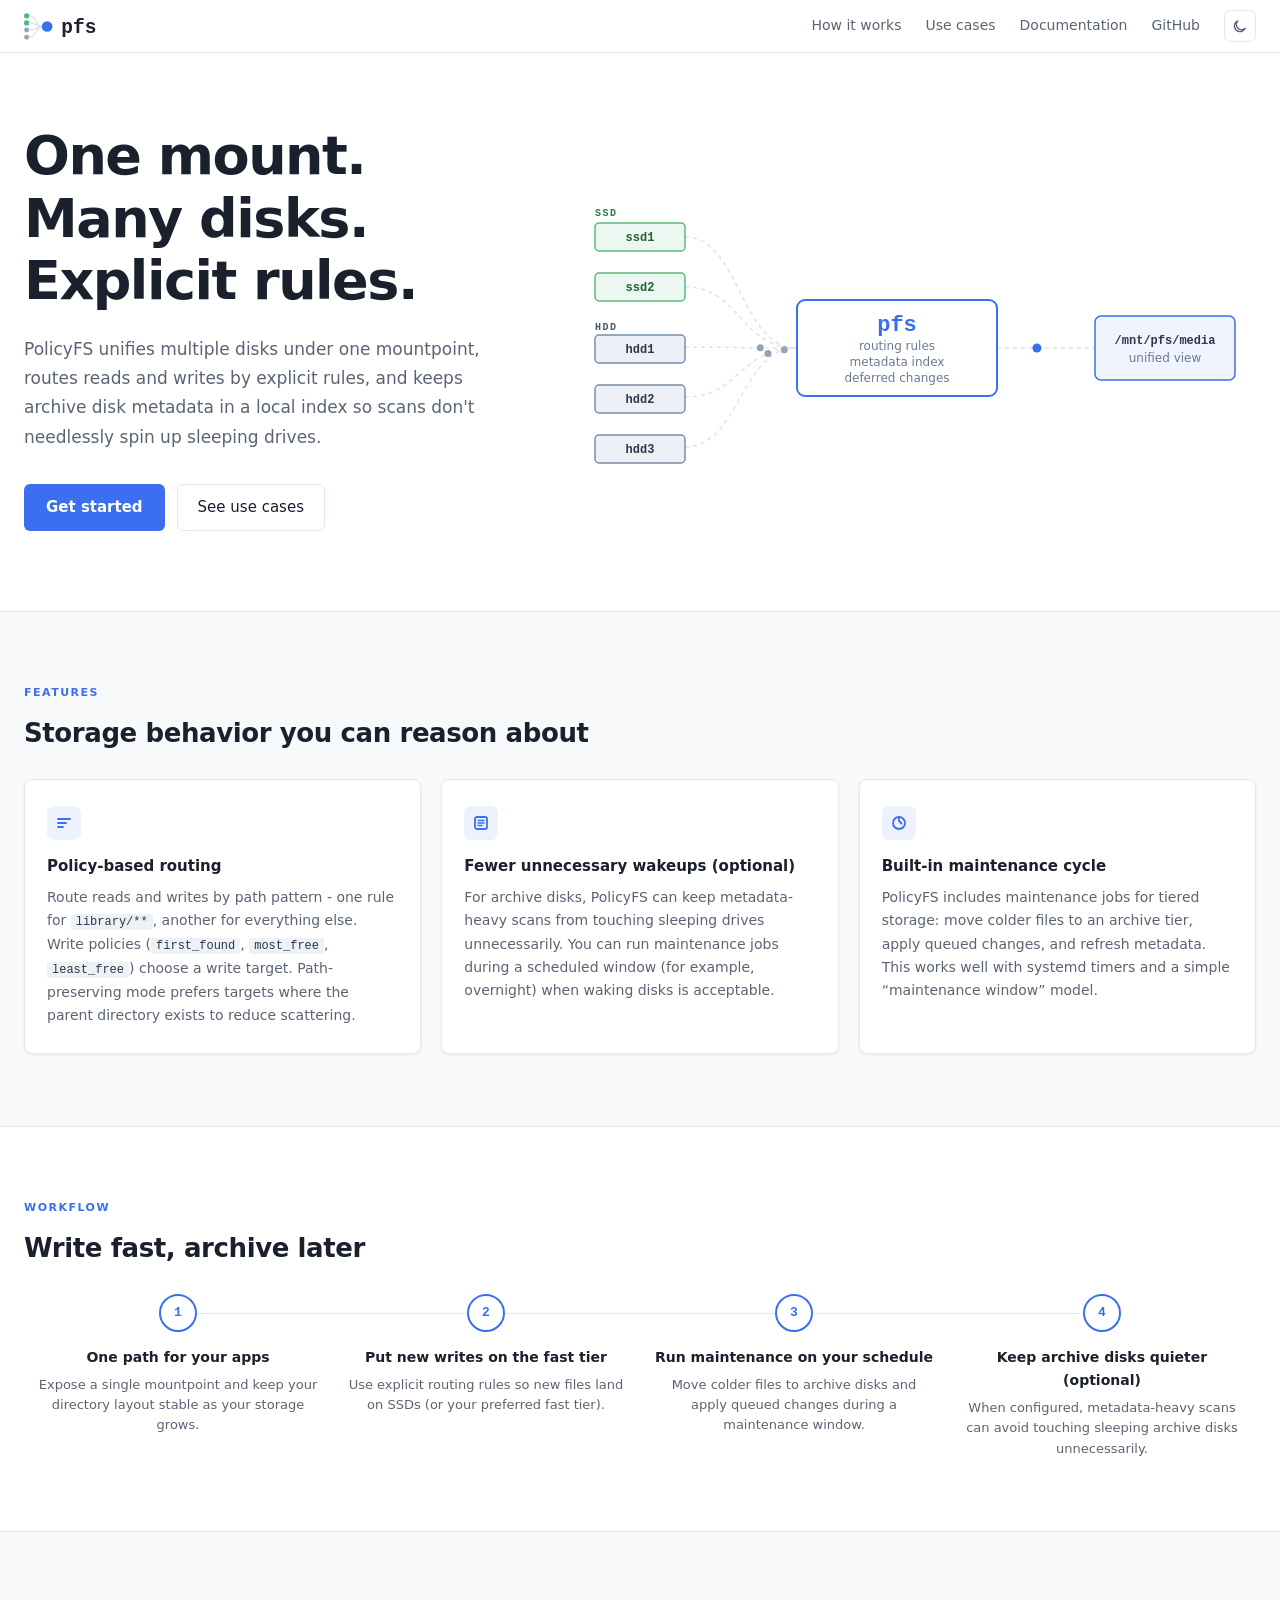
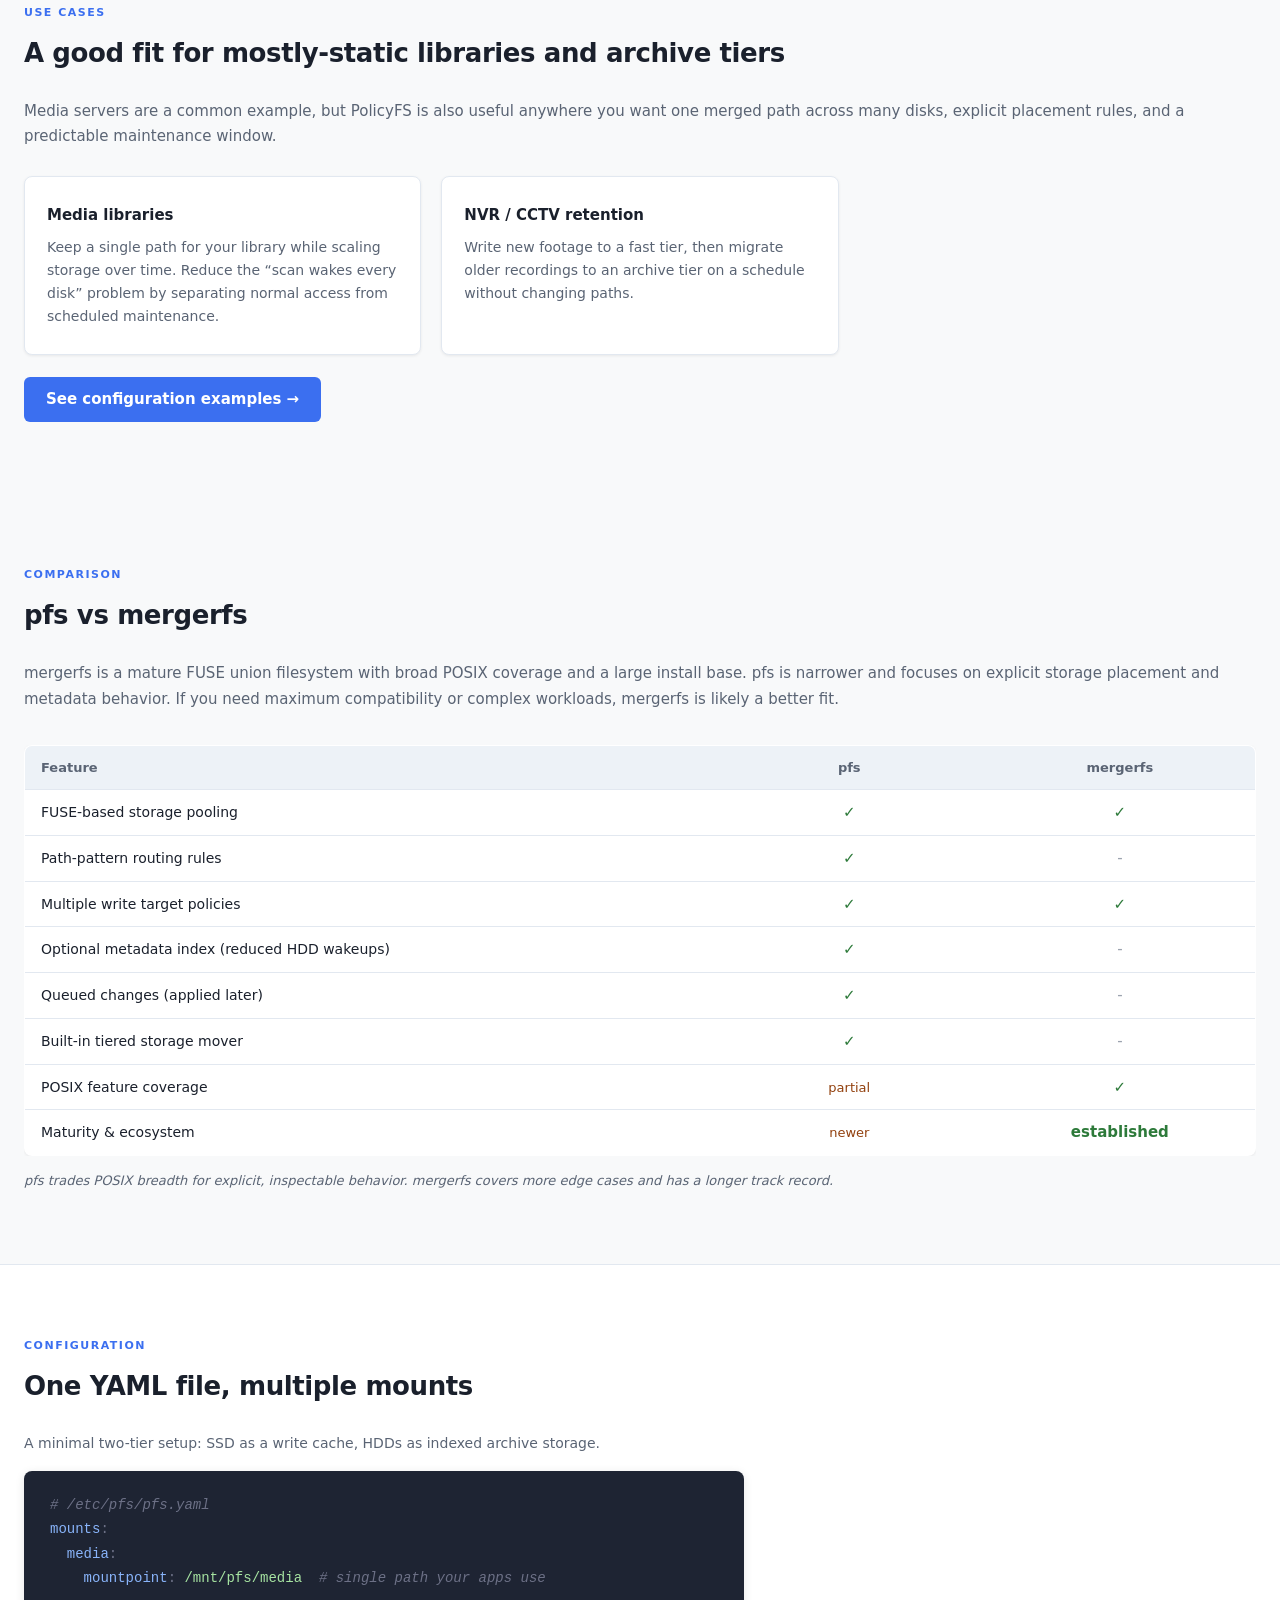
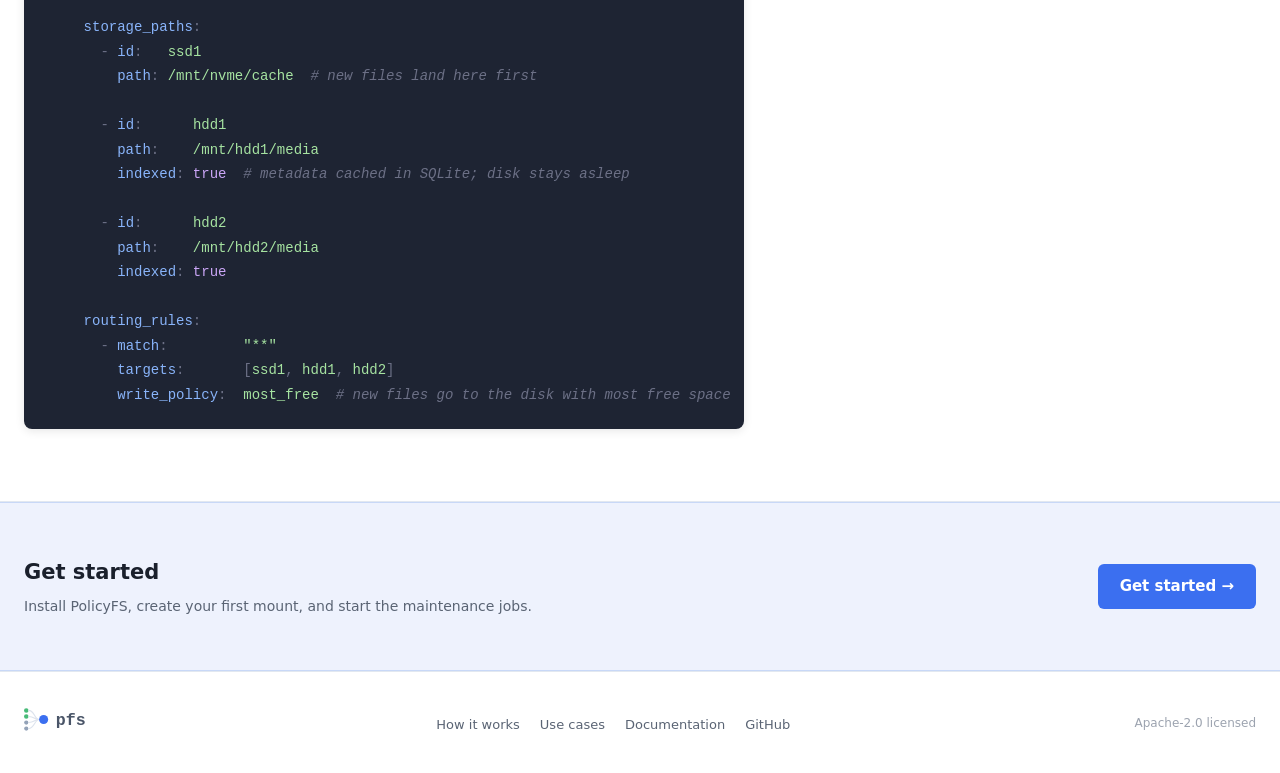
<file: website/index.html>
<!doctype html>
<html lang="en">
  <head>
    <meta charset="UTF-8" />
    <meta name="viewport" content="width=device-width, initial-scale=1.0" />
    <title>PolicyFS - One mount across many disks</title>
    <meta
      name="description"
      content="PolicyFS unifies multiple storage paths under one mountpoint with explicit routing rules and an optional index to reduce unnecessary HDD wakeups for metadata-heavy scans."
    />
    <link rel="stylesheet" href="style.css" />
    <link rel="icon" href="favicon.svg" type="image/svg+xml" />
    <!-- Prevent flash of wrong theme: read preference before first paint -->
    <script>
      ;(function () {
        var s = localStorage.getItem('pfs-theme')
        if (s) {
          document.documentElement.setAttribute('data-theme', s)
        } else if (window.matchMedia && window.matchMedia('(prefers-color-scheme:dark)').matches) {
          document.documentElement.setAttribute('data-theme', 'dark')
        }
      })()
    </script>
  </head>
  <body>
    <!-- ─── NAV ─────────────────────────────────────────────────────────────── -->

    <nav class="nav">
      <div class="nav-inner">
        <a href="/" class="nav-brand">
          <svg width="80" height="27" viewBox="2 6 90 30" xmlns="http://www.w3.org/2000/svg" aria-label="PolicyFS">
            <circle cx="5" cy="9" r="3" fill="#48bb78" />
            <circle cx="5" cy="17" r="3" fill="#48bb78" />
            <circle cx="5" cy="25" r="2.8" fill="#94a3b8" />
            <circle cx="5" cy="33" r="2.8" fill="#94a3b8" />
            <path
              d="M 8,9  C 16,9  16,21 22,21"
              stroke="#dde3ed"
              stroke-width="1.5"
              fill="none"
              stroke-linecap="round"
            />
            <path
              d="M 8,17 C 16,17 16,21 22,21"
              stroke="#dde3ed"
              stroke-width="1.5"
              fill="none"
              stroke-linecap="round"
            />
            <path
              d="M 8,25 C 16,25 16,21 22,21"
              stroke="#dde3ed"
              stroke-width="1.5"
              fill="none"
              stroke-linecap="round"
            />
            <path
              d="M 8,33 C 16,33 16,21 22,21"
              stroke="#dde3ed"
              stroke-width="1.5"
              fill="none"
              stroke-linecap="round"
            />
            <circle cx="28" cy="21" r="6" fill="#3b6ff0" />
            <text
              x="44"
              y="28"
              font-family="'JetBrains Mono','Fira Code','Courier New',monospace"
              font-size="22"
              font-weight="700"
              fill="#1a202c"
            >
              pfs
            </text>
          </svg>
        </a>
        <div class="nav-links">
          <div class="nav-links-list">
            <a href="/how-it-works.html">How it works</a>
            <a href="/use-cases.html">Use cases</a>
            <a href="https://docs.policyfs.org/">Documentation</a>
            <a href="https://github.com/hieutdo/policyfs">GitHub</a>
          </div>
          <button id="theme-toggle" class="theme-toggle" type="button" aria-label="Switch to dark mode">
            <!-- Moon: visible in light mode -->
            <svg
              class="icon-moon"
              width="14"
              height="14"
              viewBox="0 0 16 16"
              fill="none"
              xmlns="http://www.w3.org/2000/svg"
              aria-hidden="true"
            >
              <path
                d="M14 10.5A6.5 6.5 0 1 1 5.5 2 5 5 0 0 0 14 10.5z"
                stroke="currentColor"
                stroke-width="1.5"
                stroke-linecap="round"
                stroke-linejoin="round"
              />
            </svg>
            <!-- Sun: visible in dark mode (hidden until JS runs) -->
            <svg
              class="icon-sun"
              width="14"
              height="14"
              viewBox="0 0 16 16"
              fill="none"
              xmlns="http://www.w3.org/2000/svg"
              aria-hidden="true"
              style="display: none"
            >
              <circle cx="8" cy="8" r="3" stroke="currentColor" stroke-width="1.5" />
              <path
                d="M8 1v2M8 13v2M1 8h2M13 8h2M3.22 3.22l1.42 1.42M11.36 11.36l1.42 1.42M3.22 12.78l1.42-1.42M11.36 4.64l1.42-1.42"
                stroke="currentColor"
                stroke-width="1.4"
                stroke-linecap="round"
              />
            </svg>
          </button>
          <button
            id="nav-menu-toggle"
            class="nav-menu-toggle"
            type="button"
            aria-label="Open menu"
            aria-expanded="false"
            aria-controls="nav-mobile-menu"
          >
            <svg
              width="16"
              height="16"
              viewBox="0 0 16 16"
              fill="none"
              xmlns="http://www.w3.org/2000/svg"
              aria-hidden="true"
            >
              <path d="M2.5 4h11" stroke="currentColor" stroke-width="1.6" stroke-linecap="round" />
              <path d="M2.5 8h11" stroke="currentColor" stroke-width="1.6" stroke-linecap="round" />
              <path d="M2.5 12h11" stroke="currentColor" stroke-width="1.6" stroke-linecap="round" />
            </svg>
          </button>
        </div>
      </div>
      <div id="nav-mobile-menu" class="nav-mobile-menu" hidden>
        <a href="/how-it-works.html">How it works</a>
        <a href="/use-cases.html">Use cases</a>
        <a href="https://docs.policyfs.org/">Documentation</a>
        <a href="https://github.com/hieutdo/policyfs">GitHub</a>
      </div>
    </nav>

    <!-- ─── HERO ─────────────────────────────────────────────────────────────── -->

    <section class="hero">
      <div class="container">
        <div class="hero-text">
          <h1>One mount.<br />Many disks.<br />Explicit rules.</h1>
          <p class="hero-sub">
            PolicyFS unifies multiple disks under one mountpoint, routes reads and writes by explicit rules, and keeps
            archive disk metadata in a local index so scans don't needlessly spin up sleeping drives.
          </p>
          <div class="hero-ctas">
            <a href="https://docs.policyfs.org/getting-started/" class="btn-primary">Get started</a>
            <a href="/use-cases.html" class="btn-secondary">See use cases</a>
          </div>
        </div>

        <div class="hero-diagram">
          <svg
            id="storage-svg"
            viewBox="0 0 680 360"
            xmlns="http://www.w3.org/2000/svg"
            aria-label="Storage flow diagram: SSDs and HDDs routing through the pfs daemon to a unified mountpoint"
          >
            <!-- ── guide paths (faint dashes, also used by animation.js) ──── -->
            <path
              id="path-ssd1"
              d="M 110,89  C 165,89  165,200 222,200"
              fill="none"
              stroke="#dde3ed"
              stroke-width="1.5"
              stroke-dasharray="4 4"
            />
            <path
              id="path-ssd2"
              d="M 110,139 C 165,139 165,200 222,200"
              fill="none"
              stroke="#dde3ed"
              stroke-width="1.5"
              stroke-dasharray="4 4"
            />
            <path
              id="path-hdd1"
              d="M 110,199 C 165,199 165,200 222,200"
              fill="none"
              stroke="#dde3ed"
              stroke-width="1.5"
              stroke-dasharray="4 4"
            />
            <path
              id="path-hdd2"
              d="M 110,249 C 165,249 165,200 222,200"
              fill="none"
              stroke="#dde3ed"
              stroke-width="1.5"
              stroke-dasharray="4 4"
            />
            <path
              id="path-hdd3"
              d="M 110,299 C 165,299 165,200 222,200"
              fill="none"
              stroke="#dde3ed"
              stroke-width="1.5"
              stroke-dasharray="4 4"
            />
            <path
              id="path-out"
              d="M 422,200 L 520,200"
              fill="none"
              stroke="#dde3ed"
              stroke-width="1.5"
              stroke-dasharray="4 4"
            />

            <!-- ── SSD group label ─────────────────────────────────────────── -->
            <text
              x="20"
              y="68"
              font-family="monospace"
              font-size="10"
              fill="#2d7a3a"
              font-weight="600"
              letter-spacing="1.5"
            >
              SSD
            </text>

            <!-- SSD1 -->
            <rect x="20" y="75" width="90" height="28" rx="4" fill="#edf7f1" stroke="#5db97a" stroke-width="1.5" />
            <text
              x="65"
              y="93"
              font-family="monospace"
              font-size="12"
              fill="#1f6333"
              text-anchor="middle"
              font-weight="600"
            >
              ssd1
            </text>

            <!-- SSD2 -->
            <rect x="20" y="125" width="90" height="28" rx="4" fill="#edf7f1" stroke="#5db97a" stroke-width="1.5" />
            <text
              x="65"
              y="143"
              font-family="monospace"
              font-size="12"
              fill="#1f6333"
              text-anchor="middle"
              font-weight="600"
            >
              ssd2
            </text>

            <!-- ── HDD group label ─────────────────────────────────────────── -->
            <text
              x="20"
              y="182"
              font-family="monospace"
              font-size="10"
              fill="#4a5568"
              font-weight="600"
              letter-spacing="1.5"
            >
              HDD
            </text>

            <!-- HDD1 -->
            <rect x="20" y="187" width="90" height="28" rx="4" fill="#edf0f7" stroke="#7a8fa8" stroke-width="1.5" />
            <text
              x="65"
              y="205"
              font-family="monospace"
              font-size="12"
              fill="#2d3748"
              text-anchor="middle"
              font-weight="600"
            >
              hdd1
            </text>

            <!-- HDD2 -->
            <rect x="20" y="237" width="90" height="28" rx="4" fill="#edf0f7" stroke="#7a8fa8" stroke-width="1.5" />
            <text
              x="65"
              y="255"
              font-family="monospace"
              font-size="12"
              fill="#2d3748"
              text-anchor="middle"
              font-weight="600"
            >
              hdd2
            </text>

            <!-- HDD3 -->
            <rect x="20" y="287" width="90" height="28" rx="4" fill="#edf0f7" stroke="#7a8fa8" stroke-width="1.5" />
            <text
              x="65"
              y="305"
              font-family="monospace"
              font-size="12"
              fill="#2d3748"
              text-anchor="middle"
              font-weight="600"
            >
              hdd3
            </text>

            <!-- ── pfs daemon box ──────────────────────────────────────────── -->
            <rect
              id="pfs-box"
              x="222"
              y="152"
              width="200"
              height="96"
              rx="8"
              fill="#ffffff"
              stroke="#3b6ff0"
              stroke-width="2"
            />
            <text
              x="322"
              y="183"
              font-family="monospace"
              font-size="22"
              fill="#3b6ff0"
              text-anchor="middle"
              font-weight="700"
            >
              pfs
            </text>
            <text
              x="322"
              y="202"
              font-family="system-ui, sans-serif"
              font-size="12"
              fill="#6b7a94"
              text-anchor="middle"
            >
              routing rules
            </text>
            <text
              x="322"
              y="218"
              font-family="system-ui, sans-serif"
              font-size="12"
              fill="#6b7a94"
              text-anchor="middle"
            >
              metadata index
            </text>
            <text
              x="322"
              y="234"
              font-family="system-ui, sans-serif"
              font-size="12"
              fill="#6b7a94"
              text-anchor="middle"
            >
              deferred changes
            </text>

            <!-- ── unified mount box ──────────────────────────────────────── -->
            <rect
              id="mount-box"
              x="520"
              y="168"
              width="140"
              height="64"
              rx="6"
              fill="#f0f4ff"
              stroke="#3b6ff0"
              stroke-width="1.5"
            />
            <text
              x="590"
              y="196"
              font-family="monospace"
              font-size="12"
              fill="#2d3748"
              text-anchor="middle"
              font-weight="600"
            >
              /mnt/pfs/media
            </text>
            <text
              x="590"
              y="214"
              font-family="system-ui, sans-serif"
              font-size="12"
              fill="#6b7a94"
              text-anchor="middle"
            >
              unified view
            </text>

            <!-- ── packet layer (populated by animation.js) ───────────────── -->
            <g id="packet-layer"></g>
          </svg>
        </div>
      </div>
    </section>

    <!-- ─── FEATURES ─────────────────────────────────────────────────────────── -->

    <section class="features">
      <div class="container">
        <p class="section-label">Features</p>
        <h2 class="section-title">Storage behavior you can reason about</h2>
        <div class="features-grid">
          <div class="feature-card">
            <div class="feature-icon">
              <svg width="16" height="16" viewBox="0 0 16 16" fill="none" xmlns="http://www.w3.org/2000/svg">
                <path d="M2 4h12M2 8h8M2 12h5" stroke="currentColor" stroke-width="1.8" stroke-linecap="round" />
              </svg>
            </div>
            <h3>Policy-based routing</h3>
            <p>
              Route reads and writes by path pattern - one rule for <code>library/**</code>, another for everything
              else. Write policies (<code>first_found</code>, <code>most_free</code>, <code>least_free</code>) choose a
              write target. Path-preserving mode prefers targets where the parent directory exists to reduce scattering.
            </p>
          </div>

          <div class="feature-card">
            <div class="feature-icon">
              <svg width="16" height="16" viewBox="0 0 16 16" fill="none" xmlns="http://www.w3.org/2000/svg">
                <rect x="2" y="2" width="12" height="12" rx="2" stroke="currentColor" stroke-width="1.8" />
                <path d="M5 8h6M5 5.5h6M5 10.5h4" stroke="currentColor" stroke-width="1.5" stroke-linecap="round" />
              </svg>
            </div>
            <h3>Fewer unnecessary wakeups (optional)</h3>
            <p>
              For archive disks, PolicyFS can keep metadata-heavy scans from touching sleeping drives unnecessarily. You
              can run maintenance jobs during a scheduled window (for example, overnight) when waking disks is
              acceptable.
            </p>
          </div>

          <div class="feature-card">
            <div class="feature-icon">
              <svg width="16" height="16" viewBox="0 0 16 16" fill="none" xmlns="http://www.w3.org/2000/svg">
                <path
                  d="M8 2v4l2.5 2.5"
                  stroke="currentColor"
                  stroke-width="1.8"
                  stroke-linecap="round"
                  stroke-linejoin="round"
                />
                <circle cx="8" cy="8" r="6" stroke="currentColor" stroke-width="1.8" />
              </svg>
            </div>
            <h3>Built-in maintenance cycle</h3>
            <p>
              PolicyFS includes maintenance jobs for tiered storage: move colder files to an archive tier, apply queued
              changes, and refresh metadata. This works well with systemd timers and a simple “maintenance window”
              model.
            </p>
          </div>
        </div>
      </div>
    </section>

    <section class="how-it-works">
      <div class="container">
        <p class="section-label">Workflow</p>
        <h2 class="section-title">Write fast, archive later</h2>
        <div class="steps">
          <div class="step">
            <div class="step-num">1</div>
            <h4>One path for your apps</h4>
            <p>Expose a single mountpoint and keep your directory layout stable as your storage grows.</p>
          </div>

          <div class="step">
            <div class="step-num">2</div>
            <h4>Put new writes on the fast tier</h4>
            <p>Use explicit routing rules so new files land on SSDs (or your preferred fast tier).</p>
          </div>

          <div class="step">
            <div class="step-num">3</div>
            <h4>Run maintenance on your schedule</h4>
            <p>Move colder files to archive disks and apply queued changes during a maintenance window.</p>
          </div>

          <div class="step">
            <div class="step-num">4</div>
            <h4>Keep archive disks quieter (optional)</h4>
            <p>When configured, metadata-heavy scans can avoid touching sleeping archive disks unnecessarily.</p>
          </div>
        </div>
      </div>
    </section>

    <section class="use-cases">
      <div class="container">
        <p class="section-label">Use cases</p>
        <h2 class="section-title">A good fit for mostly-static libraries and archive tiers</h2>
        <p class="comparison-intro" style="margin-bottom: 26px">
          Media servers are a common example, but PolicyFS is also useful anywhere you want one merged path across many
          disks, explicit placement rules, and a predictable maintenance window.
        </p>
        <div class="features-grid">
          <div class="feature-card">
            <h3>Media libraries</h3>
            <p>
              Keep a single path for your library while scaling storage over time. Reduce the “scan wakes every disk”
              problem by separating normal access from scheduled maintenance.
            </p>
          </div>
          <div class="feature-card">
            <h3>NVR / CCTV retention</h3>
            <p>
              Write new footage to a fast tier, then migrate older recordings to an archive tier on a schedule without
              changing paths.
            </p>
          </div>
        </div>
        <div style="margin-top: 22px">
          <a href="https://docs.policyfs.org/use-cases/" class="btn-primary">See configuration examples →</a>
        </div>
      </div>
    </section>

    <!-- ─── COMPARISON ────────────────────────────────────────────────────────── -->

    <section class="comparison">
      <div class="container">
        <p class="section-label">Comparison</p>
        <h2 class="section-title">pfs vs mergerfs</h2>
        <p class="comparison-intro">
          mergerfs is a mature FUSE union filesystem with broad POSIX coverage and a large install base. pfs is narrower
          and focuses on explicit storage placement and metadata behavior. If you need maximum compatibility or complex
          workloads, mergerfs is likely a better fit.
        </p>
        <div class="comparison-table-wrap">
          <table class="comparison-table">
            <thead>
              <tr>
                <th>Feature</th>
                <th>pfs</th>
                <th>mergerfs</th>
              </tr>
            </thead>
            <tbody>
              <tr>
                <td>FUSE-based storage pooling</td>
                <td><span class="check">✓</span></td>
                <td><span class="check">✓</span></td>
              </tr>
              <tr>
                <td>Path-pattern routing rules</td>
                <td><span class="check">✓</span></td>
                <td><span class="cross">-</span></td>
              </tr>
              <tr>
                <td>Multiple write target policies</td>
                <td><span class="check">✓</span></td>
                <td><span class="check">✓</span></td>
              </tr>
              <tr>
                <td>Optional metadata index (reduced HDD wakeups)</td>
                <td><span class="check">✓</span></td>
                <td><span class="cross">-</span></td>
              </tr>
              <tr>
                <td>Queued changes (applied later)</td>
                <td><span class="check">✓</span></td>
                <td><span class="cross">-</span></td>
              </tr>
              <tr>
                <td>Built-in tiered storage mover</td>
                <td><span class="check">✓</span></td>
                <td><span class="cross">-</span></td>
              </tr>
              <tr>
                <td>POSIX feature coverage</td>
                <td><span class="partial">partial</span></td>
                <td><span class="check">✓</span></td>
              </tr>
              <tr>
                <td>Maturity &amp; ecosystem</td>
                <td><span class="partial">newer</span></td>
                <td><span class="check">established</span></td>
              </tr>
            </tbody>
          </table>
        </div>
        <p class="comparison-caption">
          pfs trades POSIX breadth for explicit, inspectable behavior. mergerfs covers more edge cases and has a longer
          track record.
        </p>
      </div>
    </section>

    <!-- ─── CONFIG SNIPPET ────────────────────────────────────────────────────── -->

    <section class="config-snippet">
      <div class="container">
        <p class="section-label">Configuration</p>
        <h2 class="section-title">One YAML file, multiple mounts</h2>
        <div class="snippet-wrap">
          <p style="color: var(--text-muted); font-size: 14px; margin-bottom: 4px">
            A minimal two-tier setup: SSD as a write cache, HDDs as indexed archive storage.
          </p>
          <pre><span class="y-comment"># /etc/pfs/pfs.yaml</span>
<span class="y-key">mounts</span><span class="y-punct">:</span>
  <span class="y-key">media</span><span class="y-punct">:</span>
    <span class="y-key">mountpoint</span><span class="y-punct">:</span> <span class="y-str">/mnt/pfs/media</span>  <span class="y-comment"># single path your apps use</span>

    <span class="y-key">storage_paths</span><span class="y-punct">:</span>
      <span class="y-punct">-</span> <span class="y-key">id</span><span class="y-punct">:</span>   <span class="y-str">ssd1</span>
        <span class="y-key">path</span><span class="y-punct">:</span> <span class="y-str">/mnt/nvme/cache</span>  <span class="y-comment"># new files land here first</span>

      <span class="y-punct">-</span> <span class="y-key">id</span><span class="y-punct">:</span>      <span class="y-str">hdd1</span>
        <span class="y-key">path</span><span class="y-punct">:</span>    <span class="y-str">/mnt/hdd1/media</span>
        <span class="y-key">indexed</span><span class="y-punct">:</span> <span class="y-bool">true</span>  <span class="y-comment"># metadata cached in SQLite; disk stays asleep</span>

      <span class="y-punct">-</span> <span class="y-key">id</span><span class="y-punct">:</span>      <span class="y-str">hdd2</span>
        <span class="y-key">path</span><span class="y-punct">:</span>    <span class="y-str">/mnt/hdd2/media</span>
        <span class="y-key">indexed</span><span class="y-punct">:</span> <span class="y-bool">true</span>

    <span class="y-key">routing_rules</span><span class="y-punct">:</span>
      <span class="y-punct">-</span> <span class="y-key">match</span><span class="y-punct">:</span>         <span class="y-str">"**"</span>
        <span class="y-key">targets</span><span class="y-punct">:</span>       <span class="y-punct">[</span><span class="y-str">ssd1</span><span class="y-punct">,</span> <span class="y-str">hdd1</span><span class="y-punct">,</span> <span class="y-str">hdd2</span><span class="y-punct">]</span>
        <span class="y-key">write_policy</span><span class="y-punct">:</span>  <span class="y-str">most_free</span>  <span class="y-comment"># new files go to the disk with most free space</span></pre>
        </div>
      </div>
    </section>

    <!-- ─── INSTALL CTA ────────────────────────────────────────────────────────── -->

    <section class="install-cta">
      <div class="container">
        <div>
          <h2>Get started</h2>
          <p>Install PolicyFS, create your first mount, and start the maintenance jobs.</p>
        </div>
        <div class="install-cmd">
          <a href="https://docs.policyfs.org/getting-started/" class="btn-primary">Get started →</a>
        </div>
      </div>
    </section>

    <!-- ─── FOOTER ────────────────────────────────────────────────────────────── -->

    <footer>
      <div class="container">
        <a href="https://policyfs.org" class="footer-brand">
          <svg width="68" height="23" viewBox="2 6 90 30" xmlns="http://www.w3.org/2000/svg" aria-label="PolicyFS">
            <circle cx="5" cy="9" r="3" fill="#48bb78" />
            <circle cx="5" cy="17" r="3" fill="#48bb78" />
            <circle cx="5" cy="25" r="2.8" fill="#94a3b8" />
            <circle cx="5" cy="33" r="2.8" fill="#94a3b8" />
            <path
              d="M 8,9  C 16,9  16,21 22,21"
              stroke="#dde3ed"
              stroke-width="1.5"
              fill="none"
              stroke-linecap="round"
            />
            <path
              d="M 8,17 C 16,17 16,21 22,21"
              stroke="#dde3ed"
              stroke-width="1.5"
              fill="none"
              stroke-linecap="round"
            />
            <path
              d="M 8,25 C 16,25 16,21 22,21"
              stroke="#dde3ed"
              stroke-width="1.5"
              fill="none"
              stroke-linecap="round"
            />
            <path
              d="M 8,33 C 16,33 16,21 22,21"
              stroke="#dde3ed"
              stroke-width="1.5"
              fill="none"
              stroke-linecap="round"
            />
            <circle cx="28" cy="21" r="6" fill="#3b6ff0" />
            <text
              x="44"
              y="28"
              font-family="'JetBrains Mono','Fira Code','Courier New',monospace"
              font-size="22"
              font-weight="700"
              fill="#4a5568"
            >
              pfs
            </text>
          </svg>
        </a>
        <div class="footer-links">
          <a href="/how-it-works.html">How it works</a>
          <a href="/use-cases.html">Use cases</a>
          <a href="https://docs.policyfs.org/">Documentation</a>
          <a href="https://github.com/hieutdo/policyfs">GitHub</a>
        </div>
        <span class="footer-copy">Apache-2.0 licensed</span>
      </div>
    </footer>

    <script src="theme.js"></script>
    <script src="nav.js"></script>
    <script src="animation.js"></script>
  </body>
</html>
</file>
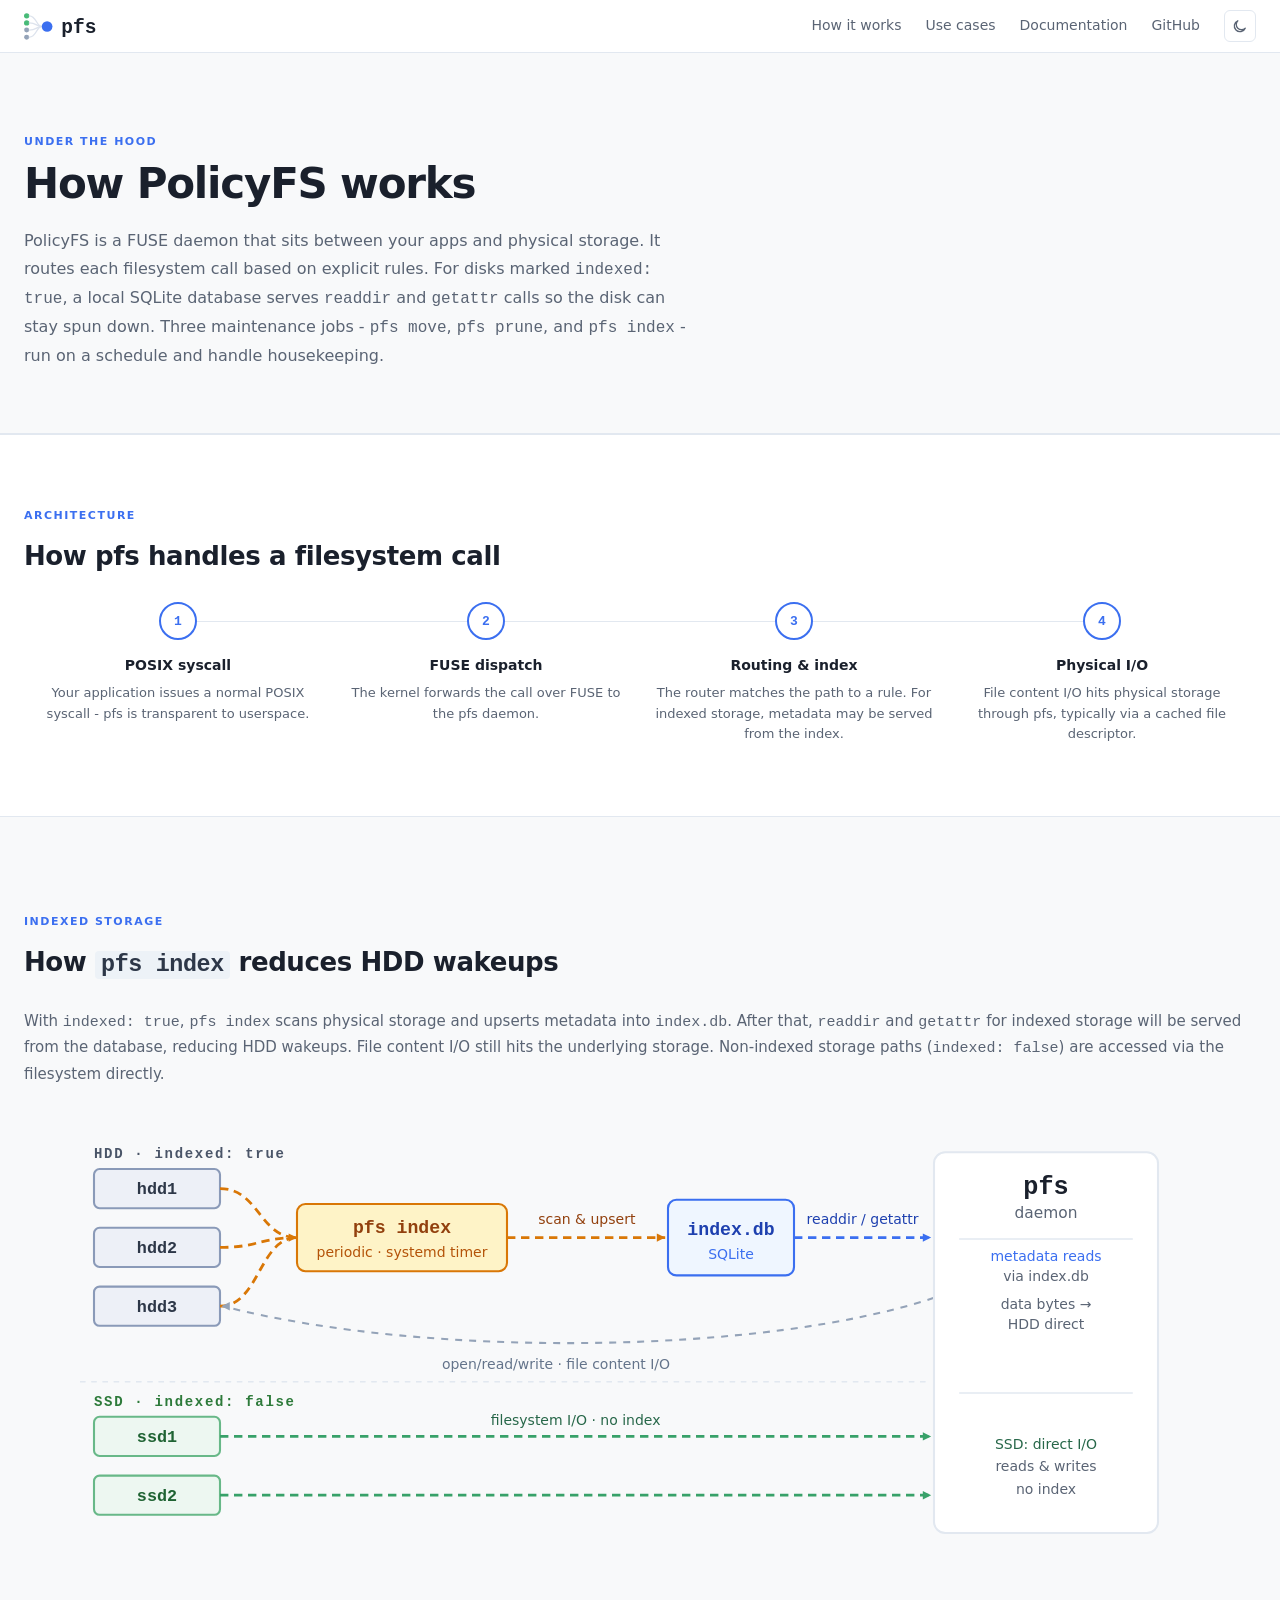
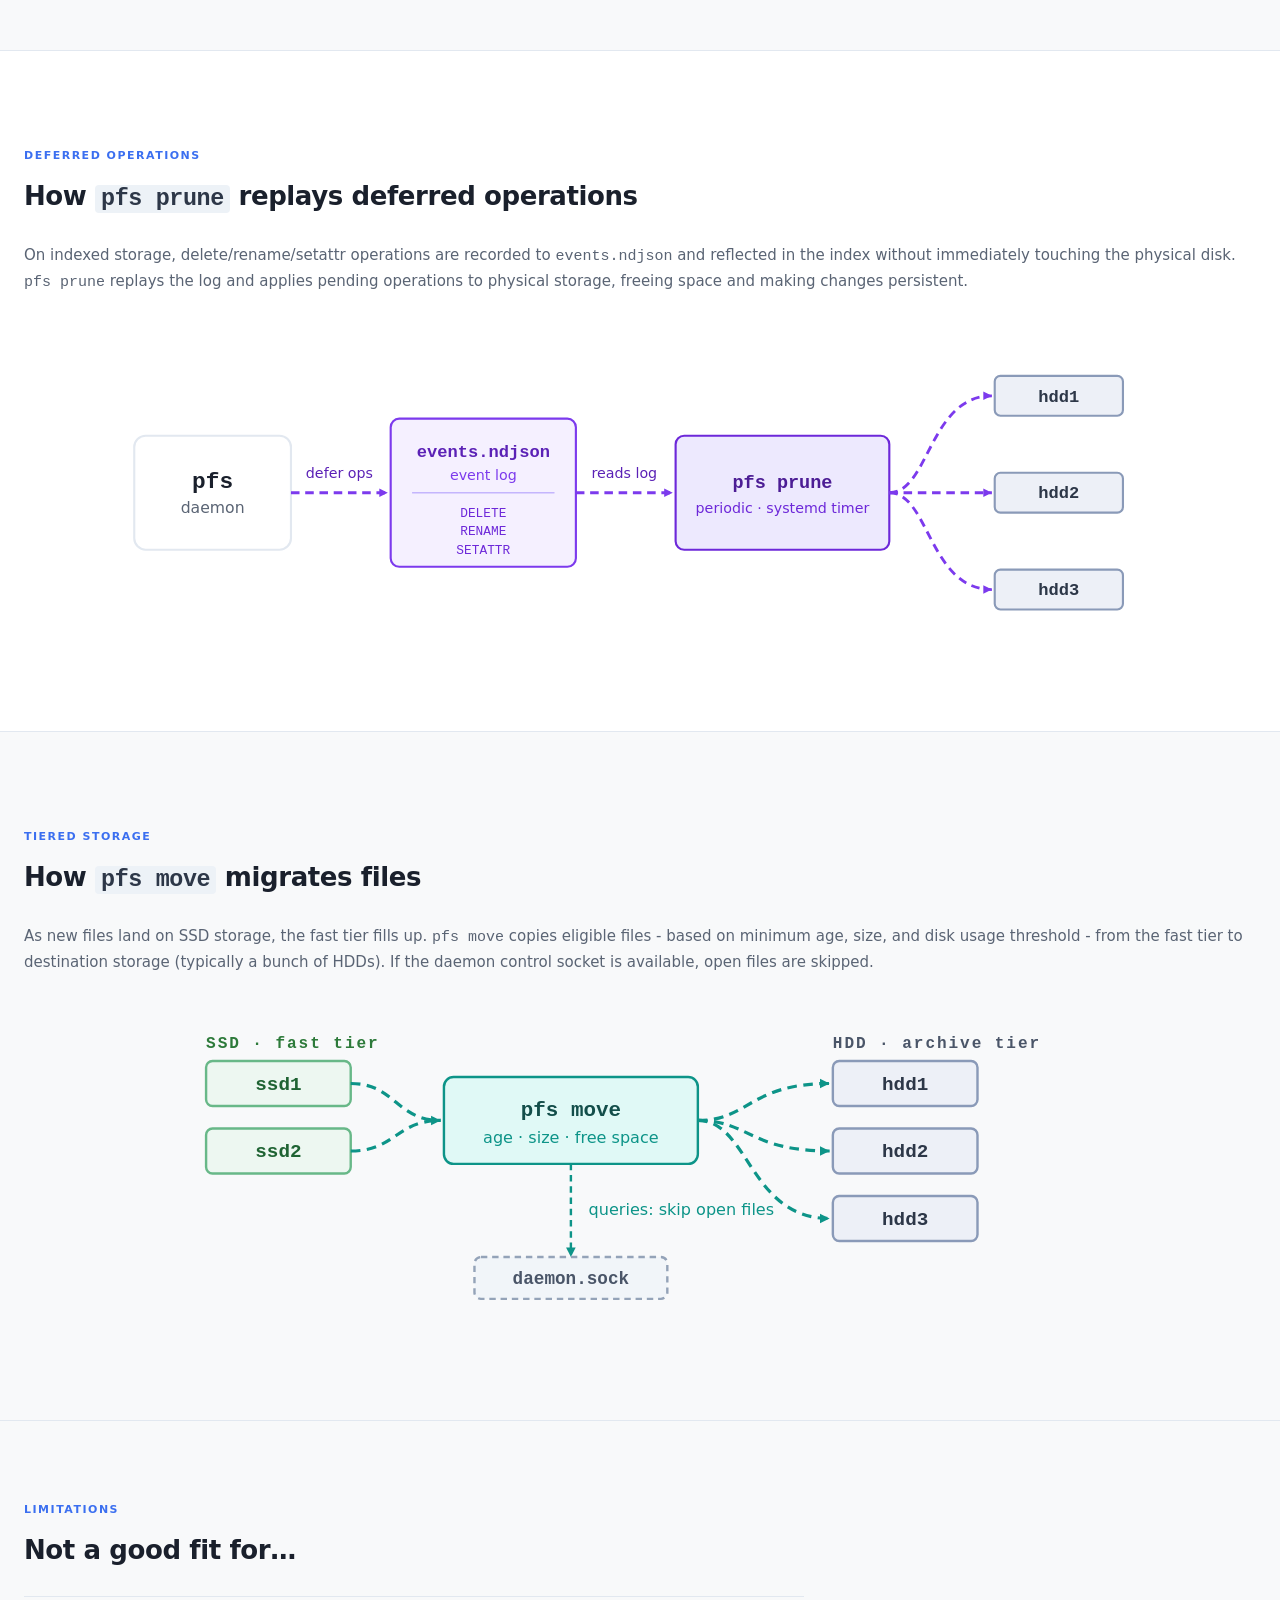
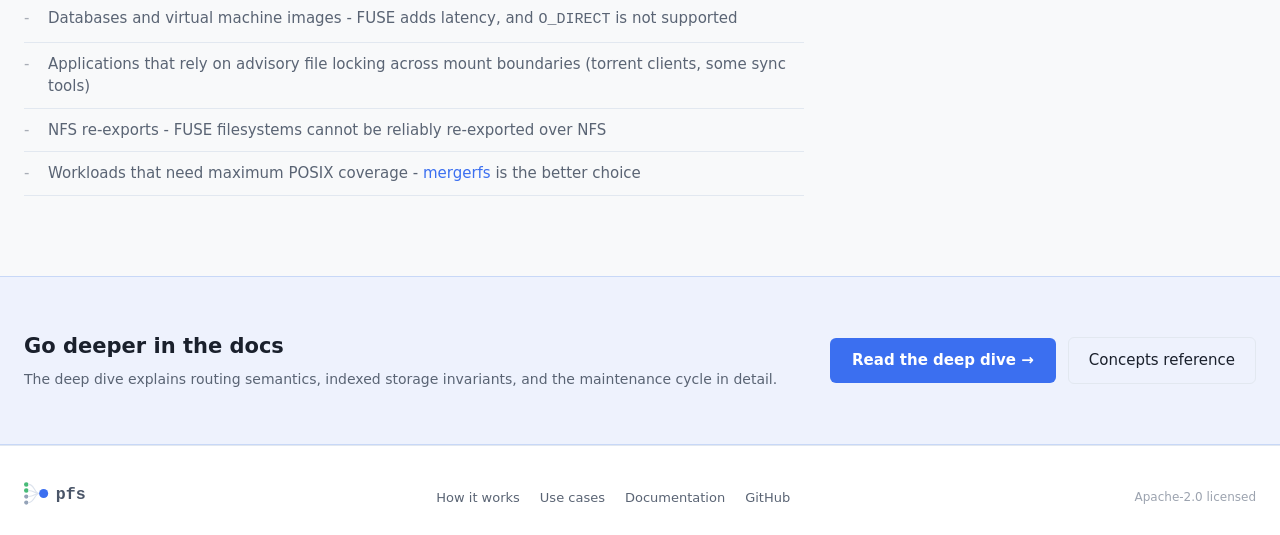
<file: website/how-it-works.html>
<!doctype html>
<html lang="en">
  <head>
    <meta charset="UTF-8" />
    <meta name="viewport" content="width=device-width, initial-scale=1.0" />
    <title>How PolicyFS works - PolicyFS</title>
    <meta
      name="description"
      content="Technical deep dive: how PolicyFS routes filesystem calls, keeps HDDs asleep with an optional SQLite index, and runs maintenance jobs for tiering and housekeeping."
    />
    <link rel="stylesheet" href="style.css" />
    <link rel="icon" href="favicon.svg" type="image/svg+xml" />
    <script>
      ;(function () {
        var s = localStorage.getItem('pfs-theme')
        if (s) {
          document.documentElement.setAttribute('data-theme', s)
        } else if (window.matchMedia && window.matchMedia('(prefers-color-scheme:dark)').matches) {
          document.documentElement.setAttribute('data-theme', 'dark')
        }
      })()
    </script>
    <style>
      .page-header {
        padding: 80px 0 64px;
        background: var(--bg);
        border-bottom: 1px solid var(--border);
      }
      .page-title {
        font-size: 42px;
        font-weight: 800;
        letter-spacing: -1.2px;
        line-height: 1.1;
        margin: 8px 0 20px;
        color: var(--text);
      }
      .page-intro {
        max-width: 680px;
        color: var(--text-muted);
        font-size: 16px;
        line-height: 1.7;
      }
      .not-for-section {
        padding: 80px 0;
        background: var(--bg);
        border-top: 1px solid var(--border);
      }
      .not-for-list {
        margin: 24px 0 0 0;
        padding: 0;
        list-style: none;
        max-width: 780px;
      }
      .not-for-list li {
        padding: 10px 0 10px 24px;
        position: relative;
        color: var(--text-muted);
        border-bottom: 1px solid var(--border);
        font-size: 15px;
        line-height: 1.5;
      }
      .not-for-list li:first-child {
        border-top: 1px solid var(--border);
      }
      .not-for-list li::before {
        content: '-';
        position: absolute;
        left: 0;
        color: var(--text-muted);
        opacity: 0.5;
      }
    </style>
  </head>
  <body>
    <!-- ─── NAV ─────────────────────────────────────────────────────────────── -->

    <nav class="nav">
      <div class="nav-inner">
        <a href="https://policyfs.org" class="nav-brand">
          <svg width="80" height="27" viewBox="2 6 90 30" xmlns="http://www.w3.org/2000/svg" aria-label="PolicyFS">
            <circle cx="5" cy="9" r="3" fill="#48bb78" />
            <circle cx="5" cy="17" r="3" fill="#48bb78" />
            <circle cx="5" cy="25" r="2.8" fill="#94a3b8" />
            <circle cx="5" cy="33" r="2.8" fill="#94a3b8" />
            <path
              d="M 8,9  C 16,9  16,21 22,21"
              stroke="#dde3ed"
              stroke-width="1.5"
              fill="none"
              stroke-linecap="round"
            />
            <path
              d="M 8,17 C 16,17 16,21 22,21"
              stroke="#dde3ed"
              stroke-width="1.5"
              fill="none"
              stroke-linecap="round"
            />
            <path
              d="M 8,25 C 16,25 16,21 22,21"
              stroke="#dde3ed"
              stroke-width="1.5"
              fill="none"
              stroke-linecap="round"
            />
            <path
              d="M 8,33 C 16,33 16,21 22,21"
              stroke="#dde3ed"
              stroke-width="1.5"
              fill="none"
              stroke-linecap="round"
            />
            <circle cx="28" cy="21" r="6" fill="#3b6ff0" />
            <text
              x="44"
              y="28"
              font-family="'JetBrains Mono','Fira Code','Courier New',monospace"
              font-size="22"
              font-weight="700"
              fill="#1a202c"
            >
              pfs
            </text>
          </svg>
        </a>
        <div class="nav-links">
          <div class="nav-links-list">
            <a href="/how-it-works.html" aria-current="page">How it works</a>
            <a href="/use-cases.html">Use cases</a>
            <a href="https://docs.policyfs.org/">Documentation</a>
            <a href="https://github.com/hieutdo/policyfs">GitHub</a>
          </div>
          <button id="theme-toggle" class="theme-toggle" type="button" aria-label="Switch to dark mode">
            <svg
              class="icon-moon"
              width="14"
              height="14"
              viewBox="0 0 16 16"
              fill="none"
              xmlns="http://www.w3.org/2000/svg"
              aria-hidden="true"
            >
              <path
                d="M14 10.5A6.5 6.5 0 1 1 5.5 2 5 5 0 0 0 14 10.5z"
                stroke="currentColor"
                stroke-width="1.5"
                stroke-linecap="round"
                stroke-linejoin="round"
              />
            </svg>
            <svg
              class="icon-sun"
              width="14"
              height="14"
              viewBox="0 0 16 16"
              fill="none"
              xmlns="http://www.w3.org/2000/svg"
              aria-hidden="true"
              style="display: none"
            >
              <circle cx="8" cy="8" r="3" stroke="currentColor" stroke-width="1.5" />
              <path
                d="M8 1v2M8 13v2M1 8h2M13 8h2M3.22 3.22l1.42 1.42M11.36 11.36l1.42 1.42M3.22 12.78l1.42-1.42M11.36 4.64l1.42-1.42"
                stroke="currentColor"
                stroke-width="1.4"
                stroke-linecap="round"
              />
            </svg>
          </button>
          <button
            id="nav-menu-toggle"
            class="nav-menu-toggle"
            type="button"
            aria-label="Open menu"
            aria-expanded="false"
            aria-controls="nav-mobile-menu"
          >
            <svg
              width="16"
              height="16"
              viewBox="0 0 16 16"
              fill="none"
              xmlns="http://www.w3.org/2000/svg"
              aria-hidden="true"
            >
              <path d="M2.5 4h11" stroke="currentColor" stroke-width="1.6" stroke-linecap="round" />
              <path d="M2.5 8h11" stroke="currentColor" stroke-width="1.6" stroke-linecap="round" />
              <path d="M2.5 12h11" stroke="currentColor" stroke-width="1.6" stroke-linecap="round" />
            </svg>
          </button>
        </div>
      </div>
      <div id="nav-mobile-menu" class="nav-mobile-menu" hidden>
        <a href="/how-it-works.html" aria-current="page">How it works</a>
        <a href="/use-cases.html">Use cases</a>
        <a href="https://docs.policyfs.org/">Documentation</a>
        <a href="https://github.com/hieutdo/policyfs">GitHub</a>
      </div>
    </nav>

    <!-- ─── PAGE HEADER ───────────────────────────────────────────────────────── -->

    <section class="page-header">
      <div class="container">
        <p class="section-label">Under the hood</p>
        <h1 class="page-title">How PolicyFS works</h1>
        <p class="page-intro">
          PolicyFS is a FUSE daemon that sits between your apps and physical storage. It routes each filesystem call
          based on explicit rules. For disks marked <code>indexed: true</code>, a local SQLite database serves
          <code>readdir</code> and <code>getattr</code> calls so the disk can stay spun down. Three maintenance jobs -
          <code>pfs move</code>, <code>pfs prune</code>, and <code>pfs index</code> - run on a schedule and handle
          housekeeping.
        </p>
      </div>
    </section>

    <section class="how-it-works">
      <div class="container">
        <p class="section-label">Architecture</p>
        <h2 class="section-title">How pfs handles a filesystem call</h2>
        <div class="steps">
          <div class="step">
            <div class="step-num">1</div>
            <h4>POSIX syscall</h4>
            <p>Your application issues a normal POSIX syscall - pfs is transparent to userspace.</p>
          </div>

          <div class="step">
            <div class="step-num">2</div>
            <h4>FUSE dispatch</h4>
            <p>The kernel forwards the call over FUSE to the pfs daemon.</p>
          </div>

          <div class="step">
            <div class="step-num">3</div>
            <h4>Routing &amp; index</h4>
            <p>The router matches the path to a rule. For indexed storage, metadata may be served from the index.</p>
          </div>

          <div class="step">
            <div class="step-num">4</div>
            <h4>Physical I/O</h4>
            <p>File content I/O hits physical storage through pfs, typically via a cached file descriptor.</p>
          </div>
        </div>
      </div>
    </section>

    <!-- ─── INDEXING DIAGRAM ─────────────────────────────────────────────────── -->

    <section class="indexing">
      <div class="container">
        <p class="section-label">Indexed storage</p>
        <h2 class="section-title">How <code class="title-code">pfs index</code> reduces HDD wakeups</h2>
        <p class="indexing-intro">
          With <code>indexed: true</code>, <code>pfs index</code> scans physical storage and upserts metadata into
          <code>index.db</code>. After that, <code>readdir</code> and <code>getattr</code> for indexed storage will be
          served from the database, reducing HDD wakeups. File content I/O still hits the underlying storage.
          Non-indexed storage paths (<code>indexed: false</code>) are accessed via the filesystem directly.
        </p>

        <svg
          id="index-svg"
          viewBox="0 0 800 305"
          xmlns="http://www.w3.org/2000/svg"
          aria-label="Indexing flow: pfs index scans indexed storage and upserts metadata into index.db; the pfs daemon can serve metadata reads from index.db and performs file content I/O against physical storage; non-indexed storage is accessed without the index."
        >
          <defs>
            <marker id="arr-amber" markerWidth="6" markerHeight="4" refX="5.5" refY="2" orient="auto">
              <polygon class="arr-amber-fill" points="0 0, 6 2, 0 4" />
            </marker>
            <marker id="arr-blue" markerWidth="6" markerHeight="4" refX="5.5" refY="2" orient="auto">
              <polygon class="arr-blue-fill" points="0 0, 6 2, 0 4" />
            </marker>
            <marker id="arr-gray-r" markerWidth="6" markerHeight="4" refX="5.5" refY="2" orient="auto">
              <polygon class="arr-gray-fill" points="0 0, 6 2, 0 4" />
            </marker>
            <marker id="arr-green" markerWidth="6" markerHeight="4" refX="5.5" refY="2" orient="auto">
              <polygon class="arr-green-fill" points="0 0, 6 2, 0 4" />
            </marker>
          </defs>

          <line x1="0" y1="182" x2="608" y2="182" class="idx-separator" />

          <text
            x="10"
            y="22"
            font-family="monospace"
            font-size="10"
            font-weight="600"
            letter-spacing="1.2"
            class="idx-group-hdd"
          >
            HDD · indexed: true
          </text>

          <rect x="10" y="30" width="90" height="28" rx="4" class="idx-hdd-box" />
          <text
            x="55"
            y="48"
            font-family="monospace"
            font-size="12"
            text-anchor="middle"
            font-weight="600"
            class="idx-hdd-label"
          >
            hdd1
          </text>

          <rect x="10" y="72" width="90" height="28" rx="4" class="idx-hdd-box" />
          <text
            x="55"
            y="90"
            font-family="monospace"
            font-size="12"
            text-anchor="middle"
            font-weight="600"
            class="idx-hdd-label"
          >
            hdd2
          </text>

          <rect x="10" y="114" width="90" height="28" rx="4" class="idx-hdd-box" />
          <text
            x="55"
            y="132"
            font-family="monospace"
            font-size="12"
            text-anchor="middle"
            font-weight="600"
            class="idx-hdd-label"
          >
            hdd3
          </text>

          <path d="M 100,44  C 128,44  128,79 155,79" class="idx-flow-amber" />
          <path d="M 100,86  C 128,86  128,79 155,79" class="idx-flow-amber" style="animation-delay: -0.5s" />
          <path d="M 100,128 C 128,128 128,79 155,79" class="idx-flow-amber" style="animation-delay: -1s" />
          <polygon points="149,76 155,79 149,82" class="arr-amber-fill" />

          <rect x="155" y="55" width="150" height="48" rx="6" class="idx-job-box" />
          <text
            x="230"
            y="76"
            font-family="monospace"
            font-size="13"
            text-anchor="middle"
            font-weight="700"
            class="idx-job-label"
          >
            pfs index
          </text>
          <text
            x="230"
            y="93"
            font-family="system-ui, sans-serif"
            font-size="10"
            text-anchor="middle"
            class="idx-job-sub"
          >
            periodic · systemd timer
          </text>

          <path d="M 305,79 L 418,79" class="idx-flow-amber" style="animation-delay: -0.3s" />
          <polygon points="412,76 418,79 412,82" class="arr-amber-fill" />
          <text
            x="362"
            y="69"
            font-family="system-ui, sans-serif"
            font-size="10"
            text-anchor="middle"
            class="idx-lbl-amber"
          >
            scan &amp; upsert
          </text>

          <rect x="420" y="52" width="90" height="54" rx="6" class="idx-db-box" />
          <text
            x="465"
            y="77"
            font-family="monospace"
            font-size="13"
            text-anchor="middle"
            font-weight="700"
            class="idx-db-label"
          >
            index.db
          </text>
          <text
            x="465"
            y="94"
            font-family="system-ui, sans-serif"
            font-size="10"
            text-anchor="middle"
            class="idx-db-sub"
          >
            SQLite
          </text>

          <path d="M 510,79 L 608,79" class="idx-flow-blue" />
          <polygon points="602,76 608,79 602,82" class="arr-blue-fill" />
          <text
            x="559"
            y="69"
            font-family="system-ui, sans-serif"
            font-size="10"
            text-anchor="middle"
            class="idx-lbl-blue"
          >
            readdir / getattr
          </text>

          <path d="M 610,122 C 490,162 250,166 102,128" class="idx-flow-data" />
          <polygon points="107,125 101,128 107,131" class="arr-gray-fill" />
          <text
            x="340"
            y="173"
            font-family="system-ui, sans-serif"
            font-size="10"
            text-anchor="middle"
            class="idx-lbl-data"
          >
            open/read/write · file content I/O
          </text>

          <text
            x="10"
            y="199"
            font-family="monospace"
            font-size="10"
            font-weight="600"
            letter-spacing="1.2"
            class="idx-group-ssd"
          >
            SSD · indexed: false
          </text>

          <rect x="10" y="207" width="90" height="28" rx="4" class="idx-ssd-box" />
          <text
            x="55"
            y="225"
            font-family="monospace"
            font-size="12"
            text-anchor="middle"
            font-weight="600"
            class="idx-ssd-label"
          >
            ssd1
          </text>

          <rect x="10" y="249" width="90" height="28" rx="4" class="idx-ssd-box" />
          <text
            x="55"
            y="267"
            font-family="monospace"
            font-size="12"
            text-anchor="middle"
            font-weight="600"
            class="idx-ssd-label"
          >
            ssd2
          </text>

          <path d="M 100,221 L 608,221" class="idx-flow-green" />
          <polygon points="602,218 608,221 602,224" class="arr-green-fill" />

          <path d="M 100,263 L 608,263" class="idx-flow-green" style="animation-delay: -0.7s" />
          <polygon points="602,260 608,263 602,266" class="arr-green-fill" />

          <text
            x="354"
            y="213"
            font-family="system-ui, sans-serif"
            font-size="10"
            text-anchor="middle"
            class="idx-lbl-green"
          >
            filesystem I/O · no index
          </text>

          <rect x="610" y="18" width="160" height="272" rx="8" class="idx-daemon-box" />
          <text
            x="690"
            y="48"
            font-family="monospace"
            font-size="18"
            text-anchor="middle"
            font-weight="700"
            class="idx-daemon-title"
          >
            pfs
          </text>
          <text
            x="690"
            y="65"
            font-family="system-ui, sans-serif"
            font-size="11"
            text-anchor="middle"
            class="idx-daemon-sub"
          >
            daemon
          </text>
          <line x1="628" y1="80" x2="752" y2="80" class="idx-daemon-div" />
          <text
            x="690"
            y="96"
            font-family="system-ui, sans-serif"
            font-size="10"
            text-anchor="middle"
            class="idx-daemon-note-blue"
          >
            metadata reads
          </text>
          <text
            x="690"
            y="110"
            font-family="system-ui, sans-serif"
            font-size="10"
            text-anchor="middle"
            class="idx-daemon-note"
          >
            via index.db
          </text>
          <text
            x="690"
            y="130"
            font-family="system-ui, sans-serif"
            font-size="10"
            text-anchor="middle"
            class="idx-daemon-note"
          >
            data bytes →
          </text>
          <text
            x="690"
            y="144"
            font-family="system-ui, sans-serif"
            font-size="10"
            text-anchor="middle"
            class="idx-daemon-note"
          >
            HDD direct
          </text>
          <line x1="628" y1="190" x2="752" y2="190" class="idx-daemon-div" />
          <text
            x="690"
            y="230"
            font-family="system-ui, sans-serif"
            font-size="10"
            text-anchor="middle"
            class="idx-daemon-note-green"
          >
            SSD: direct I/O
          </text>
          <text
            x="690"
            y="246"
            font-family="system-ui, sans-serif"
            font-size="10"
            text-anchor="middle"
            class="idx-daemon-note"
          >
            reads &amp; writes
          </text>
          <text
            x="690"
            y="262"
            font-family="system-ui, sans-serif"
            font-size="10"
            text-anchor="middle"
            class="idx-daemon-note"
          >
            no index
          </text>
        </svg>
      </div>
    </section>

    <!-- ─── PRUNE DIAGRAM ──────────────────────────────────────────────────────── -->

    <section class="prune-section">
      <div class="container">
        <p class="section-label">Deferred operations</p>
        <h2 class="section-title">How <code class="title-code">pfs prune</code> replays deferred operations</h2>
        <p class="prune-intro">
          On indexed storage, delete/rename/setattr operations are recorded to <code>events.ndjson</code> and reflected
          in the index without immediately touching the physical disk. <code>pfs prune</code> replays the log and
          applies pending operations to physical storage, freeing space and making changes persistent.
        </p>

        <svg
          id="prune-svg"
          viewBox="0 0 730 210"
          xmlns="http://www.w3.org/2000/svg"
          aria-label="Prune flow: pfs daemon appends deferred operations to events.ndjson; pfs prune reads the log and applies DELETE, RENAME, and SETATTR operations to physical HDDs."
        >
          <defs>
            <marker id="arr-violet" markerWidth="6" markerHeight="4" refX="5.5" refY="2" orient="auto">
              <polygon class="arr-violet-fill" points="0 0, 6 2, 0 4" />
            </marker>
          </defs>

          <rect x="10" y="70" width="110" height="80" rx="8" class="prn-daemon-box" />
          <text
            x="65"
            y="107"
            font-family="monospace"
            font-size="16"
            text-anchor="middle"
            font-weight="700"
            class="prn-daemon-title"
          >
            pfs
          </text>
          <text
            x="65"
            y="124"
            font-family="system-ui, sans-serif"
            font-size="11"
            text-anchor="middle"
            class="prn-daemon-sub"
          >
            daemon
          </text>

          <path d="M 120,110 L 188,110" class="prn-flow-violet" />
          <polygon points="182,107 188,110 182,113" class="arr-violet-fill" />
          <text
            x="154"
            y="100"
            font-family="system-ui, sans-serif"
            font-size="10"
            text-anchor="middle"
            class="prn-lbl-violet"
          >
            defer ops
          </text>

          <rect x="190" y="58" width="130" height="104" rx="6" class="prn-events-box" />
          <text
            x="255"
            y="85"
            font-family="monospace"
            font-size="12"
            text-anchor="middle"
            font-weight="700"
            class="prn-events-label"
          >
            events.ndjson
          </text>
          <text
            x="255"
            y="101"
            font-family="system-ui, sans-serif"
            font-size="10"
            text-anchor="middle"
            class="prn-events-sub"
          >
            event log
          </text>
          <line x1="205" y1="110" x2="305" y2="110" class="prn-events-div" />
          <text x="255" y="127" font-family="monospace" font-size="9" text-anchor="middle" class="prn-events-type">
            DELETE
          </text>
          <text x="255" y="140" font-family="monospace" font-size="9" text-anchor="middle" class="prn-events-type">
            RENAME
          </text>
          <text x="255" y="153" font-family="monospace" font-size="9" text-anchor="middle" class="prn-events-type">
            SETATTR
          </text>

          <path d="M 320,110 L 388,110" class="prn-flow-violet" style="animation-delay: -0.5s" />
          <polygon points="382,107 388,110 382,113" class="arr-violet-fill" />
          <text
            x="354"
            y="100"
            font-family="system-ui, sans-serif"
            font-size="10"
            text-anchor="middle"
            class="prn-lbl-violet"
          >
            reads log
          </text>

          <rect x="390" y="70" width="150" height="80" rx="6" class="prn-job-box" />
          <text
            x="465"
            y="107"
            font-family="monospace"
            font-size="13"
            text-anchor="middle"
            font-weight="700"
            class="prn-job-label"
          >
            pfs prune
          </text>
          <text
            x="465"
            y="124"
            font-family="system-ui, sans-serif"
            font-size="10"
            text-anchor="middle"
            class="prn-job-sub"
          >
            periodic · systemd timer
          </text>

          <path d="M 540,110 C 568,110 568,42  612,42" class="prn-flow-violet" style="animation-delay: -0.2s" />
          <path d="M 540,110 L 612,110" class="prn-flow-violet" style="animation-delay: -0.8s" />
          <path d="M 540,110 C 568,110 568,178 612,178" class="prn-flow-violet" style="animation-delay: -1.3s" />

          <polygon points="606,39 612,42 606,45" class="arr-violet-fill" />
          <polygon points="606,107 612,110 606,113" class="arr-violet-fill" />
          <polygon points="606,175 612,178 606,181" class="arr-violet-fill" />

          <rect x="614" y="28" width="90" height="28" rx="4" class="prn-hdd-box" />
          <text
            x="659"
            y="46"
            font-family="monospace"
            font-size="12"
            text-anchor="middle"
            font-weight="600"
            class="prn-hdd-label"
          >
            hdd1
          </text>

          <rect x="614" y="96" width="90" height="28" rx="4" class="prn-hdd-box" />
          <text
            x="659"
            y="114"
            font-family="monospace"
            font-size="12"
            text-anchor="middle"
            font-weight="600"
            class="prn-hdd-label"
          >
            hdd2
          </text>

          <rect x="614" y="164" width="90" height="28" rx="4" class="prn-hdd-box" />
          <text
            x="659"
            y="182"
            font-family="monospace"
            font-size="12"
            text-anchor="middle"
            font-weight="600"
            class="prn-hdd-label"
          >
            hdd3
          </text>
        </svg>
      </div>
    </section>

    <!-- ─── MOVE DIAGRAM ───────────────────────────────────────────────────────── -->

    <section class="move-section">
      <div class="container">
        <p class="section-label">Tiered storage</p>
        <h2 class="section-title">How <code class="title-code">pfs move</code> migrates files</h2>
        <p class="move-intro">
          As new files land on SSD storage, the fast tier fills up.
          <code>pfs move</code> copies eligible files - based on minimum age, size, and disk usage threshold - from the
          fast tier to destination storage (typically a bunch of HDDs). If the daemon control socket is available, open
          files are skipped.
        </p>

        <svg
          id="move-svg"
          viewBox="0 0 560 192"
          xmlns="http://www.w3.org/2000/svg"
          aria-label="Move flow: files on SSD fast tier are evaluated by pfs move (age, size, free space) and copied to HDD archive tier; daemon socket is queried to skip open files."
        >
          <text
            x="10"
            y="20"
            font-family="monospace"
            font-size="10"
            font-weight="600"
            letter-spacing="1.2"
            class="mv-group-ssd"
          >
            SSD · fast tier
          </text>

          <rect x="10" y="28" width="90" height="28" rx="4" class="mv-ssd-box" />
          <text
            x="55"
            y="46"
            font-family="monospace"
            font-size="12"
            text-anchor="middle"
            font-weight="600"
            class="mv-ssd-label"
          >
            ssd1
          </text>

          <rect x="10" y="70" width="90" height="28" rx="4" class="mv-ssd-box" />
          <text
            x="55"
            y="88"
            font-family="monospace"
            font-size="12"
            text-anchor="middle"
            font-weight="600"
            class="mv-ssd-label"
          >
            ssd2
          </text>

          <path d="M 100,42 C 128,42 128,65 156,65" class="mv-flow-teal" />
          <path d="M 100,84 C 128,84 128,65 156,65" class="mv-flow-teal" style="animation-delay: -0.6s" />
          <polygon points="150,62 156,65 150,68" class="arr-teal-fill" />

          <rect x="158" y="38" width="158" height="54" rx="6" class="mv-job-box" />
          <text
            x="237"
            y="62"
            font-family="monospace"
            font-size="13"
            text-anchor="middle"
            font-weight="700"
            class="mv-job-label"
          >
            pfs move
          </text>
          <text
            x="237"
            y="79"
            font-family="system-ui, sans-serif"
            font-size="10"
            text-anchor="middle"
            class="mv-job-sub"
          >
            age · size · free space
          </text>

          <path d="M 316,65 C 348,65 348,42  398,42" class="mv-flow-teal" style="animation-delay: -0.3s" />
          <path d="M 316,65 C 348,65 348,84  398,84" class="mv-flow-teal" style="animation-delay: -0.9s" />
          <path d="M 316,65 C 348,65 348,126 398,126" class="mv-flow-teal" style="animation-delay: -1.5s" />
          <polygon points="392,39 398,42 392,45" class="arr-teal-fill" />
          <polygon points="392,81 398,84 392,87" class="arr-teal-fill" />
          <polygon points="392,123 398,126 392,129" class="arr-teal-fill" />

          <text
            x="400"
            y="20"
            font-family="monospace"
            font-size="10"
            font-weight="600"
            letter-spacing="1.2"
            class="mv-group-hdd"
          >
            HDD · archive tier
          </text>

          <rect x="400" y="28" width="90" height="28" rx="4" class="mv-hdd-box" />
          <text
            x="445"
            y="46"
            font-family="monospace"
            font-size="12"
            text-anchor="middle"
            font-weight="600"
            class="mv-hdd-label"
          >
            hdd1
          </text>

          <rect x="400" y="70" width="90" height="28" rx="4" class="mv-hdd-box" />
          <text
            x="445"
            y="88"
            font-family="monospace"
            font-size="12"
            text-anchor="middle"
            font-weight="600"
            class="mv-hdd-label"
          >
            hdd2
          </text>

          <rect x="400" y="112" width="90" height="28" rx="4" class="mv-hdd-box" />
          <text
            x="445"
            y="130"
            font-family="monospace"
            font-size="12"
            text-anchor="middle"
            font-weight="600"
            class="mv-hdd-label"
          >
            hdd3
          </text>

          <line x1="237" y1="92" x2="237" y2="148" class="mv-sock-line" />
          <polygon points="234,144 237,150 240,144" class="arr-teal-fill" />
          <text
            x="248"
            y="124"
            font-family="system-ui, sans-serif"
            font-size="10"
            text-anchor="start"
            class="mv-lbl-sock"
          >
            queries: skip open files
          </text>

          <rect x="177" y="150" width="120" height="26" rx="4" class="mv-sock-box" />
          <text
            x="237"
            y="167"
            font-family="monospace"
            font-size="11"
            text-anchor="middle"
            font-weight="600"
            class="mv-sock-label"
          >
            daemon.sock
          </text>
        </svg>
      </div>
    </section>

    <!-- ─── NOT A GOOD FIT ───────────────────────────────────────────────────── -->

    <section class="not-for-section">
      <div class="container">
        <p class="section-label">Limitations</p>
        <h2 class="section-title">Not a good fit for…</h2>
        <ul class="not-for-list">
          <li>Databases and virtual machine images - FUSE adds latency, and <code>O_DIRECT</code> is not supported</li>
          <li>
            Applications that rely on advisory file locking across mount boundaries (torrent clients, some sync tools)
          </li>
          <li>NFS re-exports - FUSE filesystems cannot be reliably re-exported over NFS</li>
          <li>
            Workloads that need maximum POSIX coverage - <a href="https://github.com/trapexit/mergerfs">mergerfs</a> is
            the better choice
          </li>
        </ul>
      </div>
    </section>

    <!-- ─── DOCS CTA ─────────────────────────────────────────────────────────── -->

    <section class="install-cta">
      <div class="container">
        <div>
          <h2>Go deeper in the docs</h2>
          <p>
            The deep dive explains routing semantics, indexed storage invariants, and the maintenance cycle in detail.
          </p>
        </div>
        <div class="install-cmd">
          <a href="https://docs.policyfs.org/how-it-works/" class="btn-primary">Read the deep dive →</a>
          <a href="https://docs.policyfs.org/concepts/" class="btn-secondary">Concepts reference</a>
        </div>
      </div>
    </section>

    <!-- ─── FOOTER ───────────────────────────────────────────────────────────── -->

    <footer>
      <div class="container">
        <a href="https://policyfs.org" class="footer-brand" aria-label="PolicyFS home">
          <svg width="68" height="23" viewBox="2 6 90 30" xmlns="http://www.w3.org/2000/svg" aria-hidden="true">
            <circle cx="5" cy="9" r="3" fill="#48bb78" />
            <circle cx="5" cy="17" r="3" fill="#48bb78" />
            <circle cx="5" cy="25" r="2.8" fill="#94a3b8" />
            <circle cx="5" cy="33" r="2.8" fill="#94a3b8" />
            <path
              d="M 8,9  C 16,9  16,21 22,21"
              stroke="#dde3ed"
              stroke-width="1.5"
              fill="none"
              stroke-linecap="round"
            />
            <path
              d="M 8,17 C 16,17 16,21 22,21"
              stroke="#dde3ed"
              stroke-width="1.5"
              fill="none"
              stroke-linecap="round"
            />
            <path
              d="M 8,25 C 16,25 16,21 22,21"
              stroke="#dde3ed"
              stroke-width="1.5"
              fill="none"
              stroke-linecap="round"
            />
            <path
              d="M 8,33 C 16,33 16,21 22,21"
              stroke="#dde3ed"
              stroke-width="1.5"
              fill="none"
              stroke-linecap="round"
            />
            <circle cx="28" cy="21" r="6" fill="#3b6ff0" />
            <text
              x="44"
              y="28"
              font-family="'JetBrains Mono','Fira Code','Courier New',monospace"
              font-size="22"
              font-weight="700"
              fill="#4a5568"
            >
              pfs
            </text>
          </svg>
        </a>
        <div class="footer-links">
          <a href="/how-it-works.html">How it works</a>
          <a href="/use-cases.html">Use cases</a>
          <a href="https://docs.policyfs.org/">Documentation</a>
          <a href="https://github.com/hieutdo/policyfs">GitHub</a>
        </div>
        <span class="footer-copy">Apache-2.0 licensed</span>
      </div>
    </footer>

    <script src="theme.js"></script>
    <script src="nav.js"></script>
  </body>
</html>
</file>
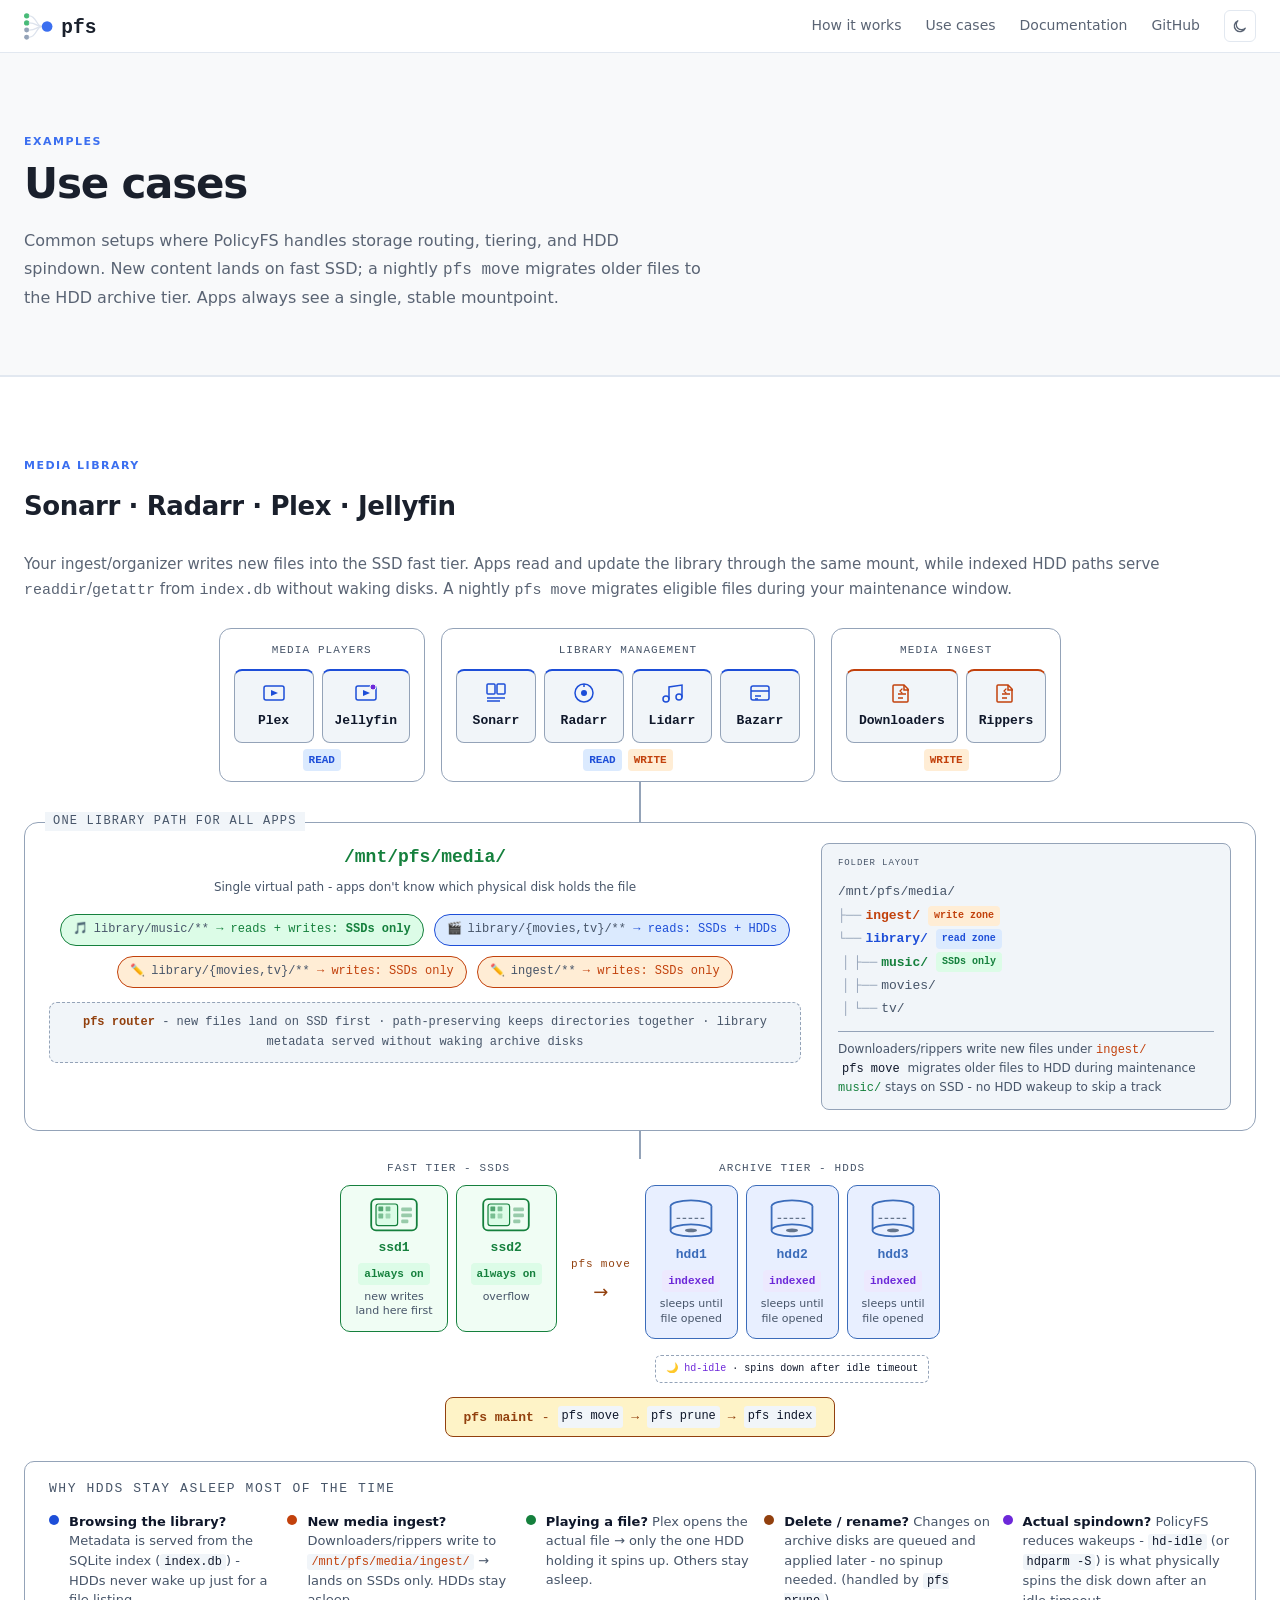
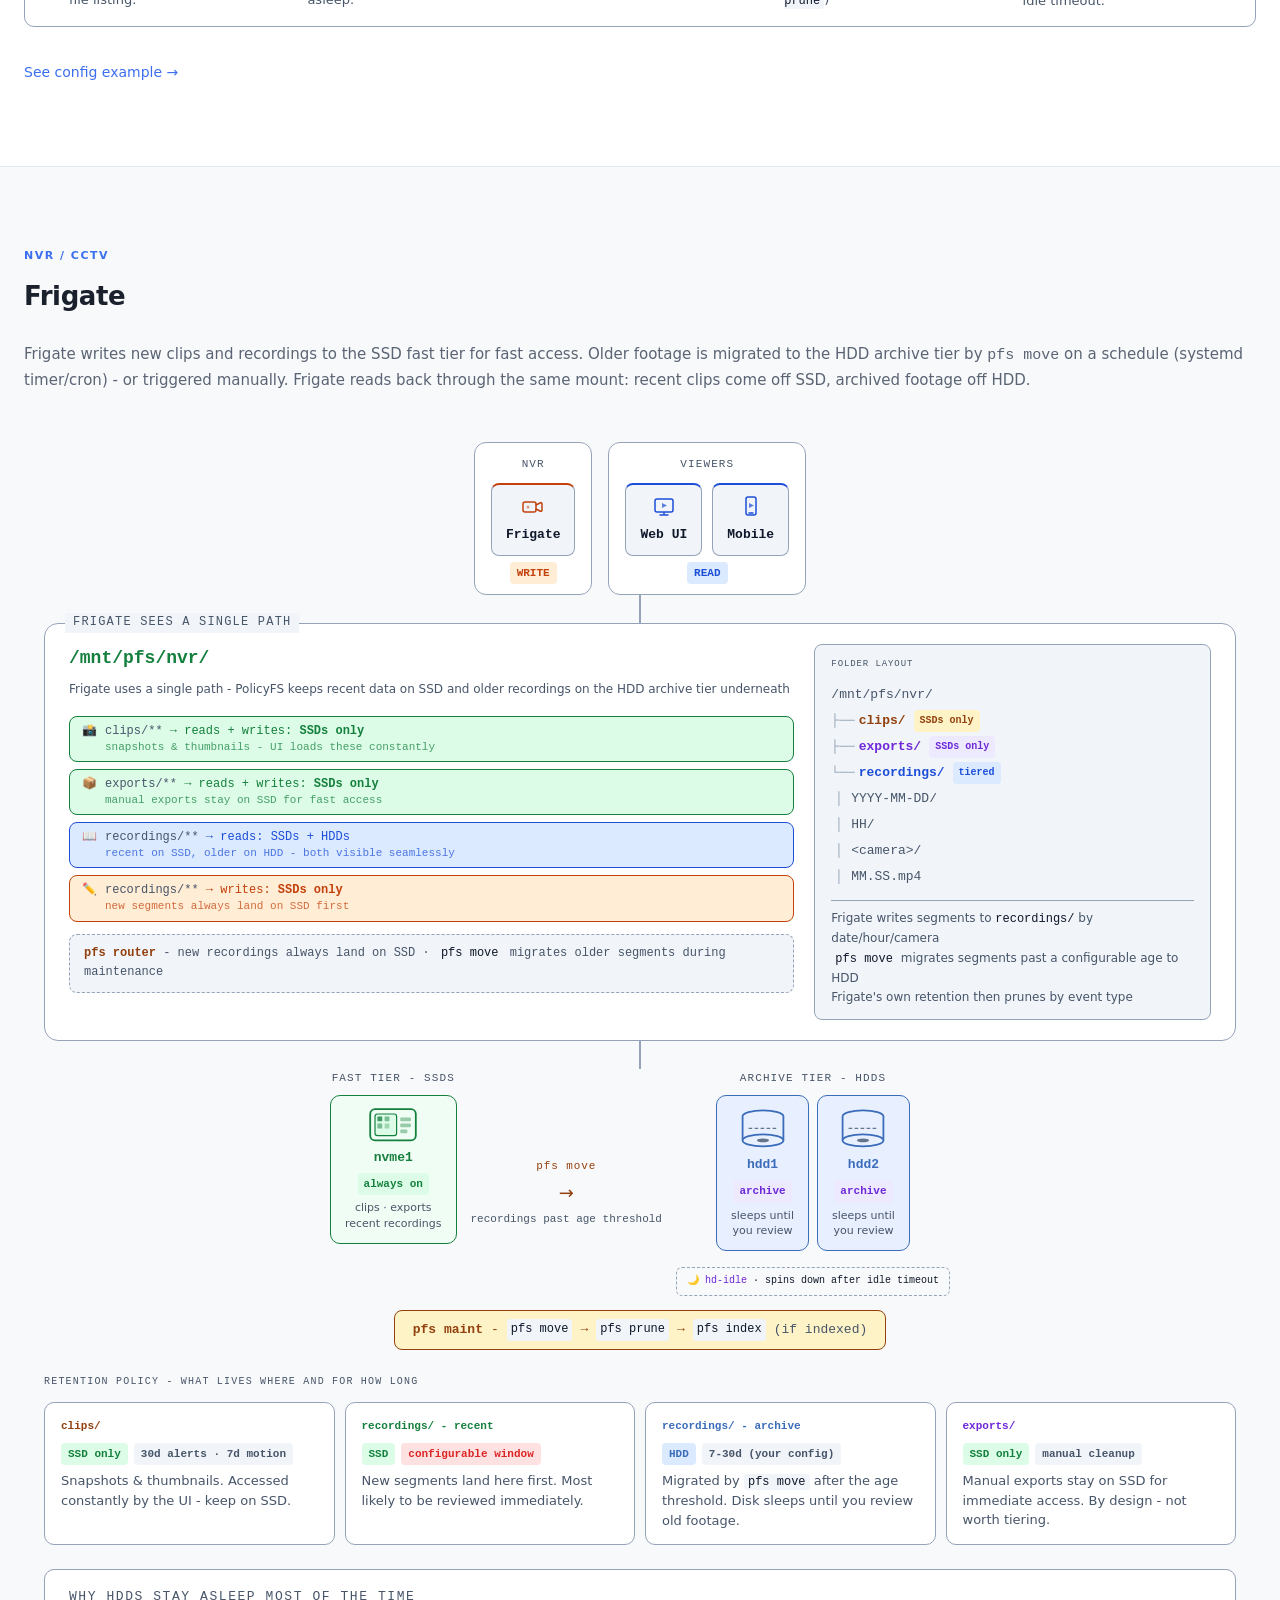
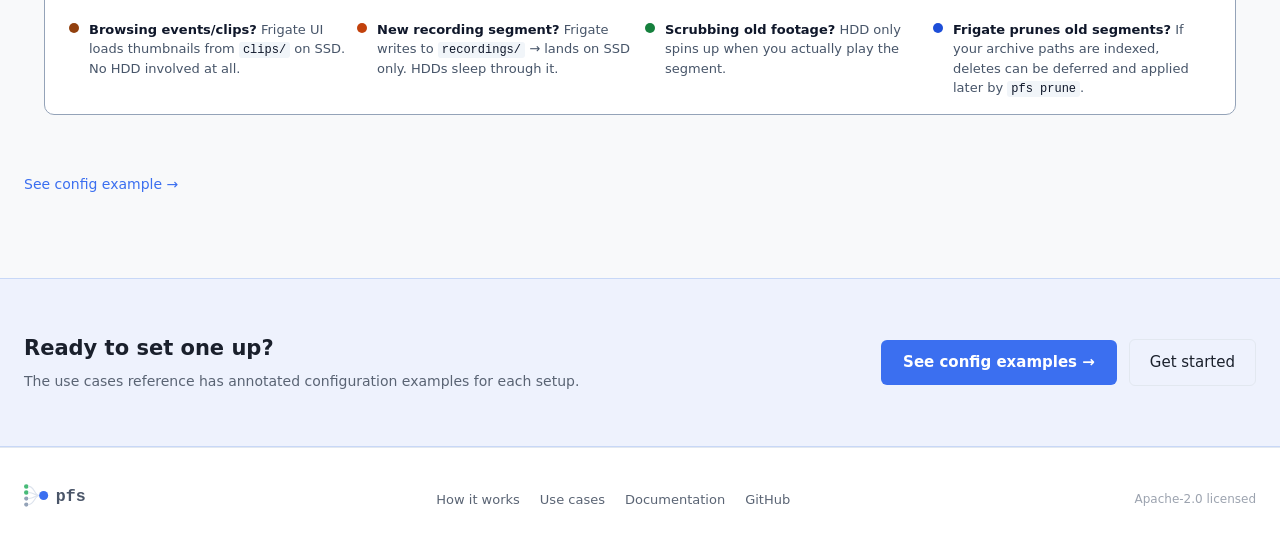
<file: website/use-cases.html>
<!doctype html>
<html lang="en">
  <head>
    <meta charset="UTF-8" />
    <meta name="viewport" content="width=device-width, initial-scale=1.0" />
    <title>Use cases - PolicyFS</title>
    <meta
      name="description"
      content="How PolicyFS fits into common homelab setups: media servers with Plex/Sonarr/Radarr, and NVR with Frigate."
    />
    <link rel="stylesheet" href="style.css" />
    <link rel="icon" href="favicon.svg" type="image/svg+xml" />
    <script>
      ;(function () {
        var s = localStorage.getItem('pfs-theme')
        if (s) {
          document.documentElement.setAttribute('data-theme', s)
        } else if (window.matchMedia && window.matchMedia('(prefers-color-scheme:dark)').matches) {
          document.documentElement.setAttribute('data-theme', 'dark')
        }
      })()
    </script>
    <style>
      /* ── Page shell ───────────────────────────────────────────────────────── */
      .page-header {
        padding: 80px 0 64px;
        background: var(--bg);
        border-bottom: 1px solid var(--border);
      }
      .page-title {
        font-size: 42px;
        font-weight: 800;
        letter-spacing: -1.2px;
        line-height: 1.1;
        margin: 8px 0 20px;
        color: var(--text);
      }
      .page-intro {
        max-width: 680px;
        color: var(--text-muted);
        font-size: 16px;
        line-height: 1.7;
      }

      /* ── Use-case sections ────────────────────────────────────────────────── */
      .uc-section {
        padding: 80px 0;
        border-top: 1px solid var(--border);
      }
      .uc-sections .uc-section:nth-child(odd) {
        background: var(--surface);
      }
      .uc-sections .uc-section:nth-child(even) {
        background: var(--bg);
      }

      .uc-intro {
        color: var(--text-muted);
        font-size: 15px;
        line-height: 1.7;
        margin-bottom: 24px;
      }
      .uc-tools {
        display: flex;
        gap: 8px;
        flex-wrap: wrap;
        margin-bottom: 32px;
      }
      .uc-tool-badge {
        font-family: 'JetBrains Mono', 'Fira Code', 'Courier New', monospace;
        font-size: 12px;
        font-weight: 600;
        padding: 4px 10px;
        border-radius: 4px;
        background: var(--accent-light);
        color: var(--accent);
        border: 1px solid color-mix(in srgb, var(--accent) 30%, transparent);
      }
      .uc-svg-wrap {
        margin-bottom: 32px;
      }
      .uc-svg-wrap svg {
        width: 100%;
        max-width: 680px;
        height: auto;
        display: block;
      }
      .uc-config-link {
        font-size: 14px;
        color: var(--accent);
        text-decoration: none;
      }
      .uc-config-link:hover {
        text-decoration: underline;
      }

      /* ── Use-case SVG classes ─────────────────────────────────────────────── */
      .uc-app-box {
        fill: var(--surface);
        stroke: var(--border);
        stroke-width: 1.5;
      }
      .uc-app-label {
        fill: var(--text);
      }
      .uc-mount-box {
        fill: #eff6ff;
        stroke: #3b6ff0;
        stroke-width: 1.5;
      }
      .uc-mount-label {
        fill: #1e3a8a;
      }
      .uc-mount-sub {
        fill: #3b6ff0;
      }
      .uc-flow {
        fill: none;
        stroke: #94a3b8;
        stroke-width: 2;
        stroke-dasharray: 6 4;
        stroke-dashoffset: 0;
      }
      .uc-move {
        fill: none;
        stroke: #0d9488;
        stroke-width: 1.5;
        stroke-dasharray: 5 3;
      }
      .arr-uc-fill {
        fill: #94a3b8;
      }
      .arr-move-fill {
        fill: #0d9488;
      }
      .uc-lbl {
        fill: #64748b;
      }
      .uc-lbl-move {
        fill: #0d9488;
      }

      /* ── Dark mode ────────────────────────────────────────────────────────── */
      [data-theme='dark'] .uc-mount-box {
        fill: #1a2744;
        stroke: #3b6ff0;
      }
      [data-theme='dark'] .uc-mount-label {
        fill: #93c5fd;
      }
      [data-theme='dark'] .uc-mount-sub {
        fill: #60a5fa;
      }
      [data-theme='dark'] .uc-lbl {
        fill: #8a9ab8;
      }

      /* ── Media diagram component (self-contained dark theme) ─────────────── */
      .media-diagram {
        --bg: #f1f5f9;
        --surface: #ffffff;
        --surface2: #f1f5f9;
        --border: #94a3b8;
        --green: #15803d;
        --green-dim: #dcfce7;
        --blue: #1d4ed8;
        --blue-dim: #dbeafe;
        --orange: #c2410c;
        --orange-dim: #ffedd5;
        --purple: #6d28d9;
        --purple-dim: #ede9fe;
        --yellow: #92400e;
        --text: #0f172a;
        --text-muted: #475569;
        --mono: 'JetBrains Mono', 'Fira Code', monospace;
        --sans: 'Space Grotesk', system-ui, sans-serif;
        --ssd-bg: #f0fdf4;
        --hdd-bg: #e8efff;
        --hdd-stroke: #3b6cba;
        --hdd-spindle: #64748b;
        --mover-bg: #fef3c7;
        margin-bottom: 32px;
        color: var(--text);
        font-family: var(--sans);
        display: flex;
        flex-direction: column;
        align-items: center;
        gap: 0;
      }
      .media-diagram .disk-svg {
        width: 48px;
        height: auto;
      }
      .media-diagram .apps-row {
        display: flex;
        justify-content: center;
        gap: 16px;
        flex-wrap: wrap;
        width: 100%;
      }
      .media-diagram .app-group {
        display: flex;
        flex-direction: column;
        align-items: center;
        background: var(--surface);
        border: 1px solid var(--border);
        border-radius: 12px;
        padding: 12px 14px 10px;
      }
      .media-diagram .app-group-label {
        font-size: 11px;
        text-transform: uppercase;
        letter-spacing: 0.1em;
        color: var(--text-muted);
        margin-bottom: 10px;
        font-family: var(--mono);
      }
      .media-diagram .app-group-inner {
        display: flex;
        gap: 8px;
      }
      .media-diagram .app-card {
        background: var(--surface2);
        border: 1px solid var(--border);
        border-radius: 8px;
        padding: 10px 12px;
        display: flex;
        flex-direction: column;
        align-items: center;
        gap: 5px;
        min-width: 80px;
      }
      .media-diagram .app-card.reader {
        border-top: 2px solid var(--blue);
      }
      .media-diagram .app-card.writer {
        border-top: 2px solid var(--orange);
      }
      .media-diagram .app-svg-icon {
        width: 24px;
        height: 24px;
        color: var(--blue);
      }
      .media-diagram .app-card.writer .app-svg-icon {
        color: var(--orange);
      }
      .media-diagram .app-name {
        font-family: var(--mono);
        font-size: 13px;
        font-weight: 700;
        color: var(--text);
      }
      .media-diagram .badge {
        font-family: var(--mono);
        font-size: 11px;
        padding: 2px 6px;
        border-radius: 4px;
        font-weight: 600;
      }
      .media-diagram .badge.read {
        background: var(--blue-dim);
        color: var(--blue);
      }
      .media-diagram .badge.write {
        background: var(--orange-dim);
        color: var(--orange);
      }
      .media-diagram .mount-block {
        background: var(--surface);
        border: 1.5px solid var(--border);
        border-radius: 14px;
        padding: 20px 24px;
        width: 100%;
        position: relative;
      }
      .media-diagram .mount-label {
        position: absolute;
        top: -11px;
        left: 20px;
        background: var(--bg);
        padding: 0 8px;
        font-family: var(--mono);
        font-size: 12px;
        color: var(--text-muted);
        letter-spacing: 0.1em;
        text-transform: uppercase;
      }
      .media-diagram .mount-inner {
        display: flex;
        gap: 20px;
        align-items: flex-start;
        flex-wrap: wrap;
      }
      .media-diagram .mount-left {
        flex: 2;
        min-width: 260px;
      }
      .media-diagram .mount-path {
        font-family: var(--mono);
        font-size: 18px;
        font-weight: 700;
        color: var(--green);
        text-align: center;
        margin-bottom: 6px;
      }
      .media-diagram .mount-desc {
        text-align: center;
        font-size: 12px;
        color: var(--text-muted);
        margin-bottom: 16px;
      }
      .media-diagram .rules-row {
        display: flex;
        gap: 10px;
        justify-content: center;
        flex-wrap: wrap;
      }
      .media-diagram .rule-pill {
        font-family: var(--mono);
        font-size: 12px;
        padding: 5px 12px;
        border-radius: 20px;
        display: flex;
        align-items: center;
        gap: 6px;
      }
      .media-diagram .rule-pill.read-rule {
        background: var(--blue-dim);
        border: 1px solid var(--blue);
        color: var(--blue);
      }
      .media-diagram .rule-pill.write-rule {
        background: var(--orange-dim);
        border: 1px solid var(--orange);
        color: var(--orange);
      }
      .media-diagram .rule-pill.both-rule {
        background: var(--green-dim);
        border: 1px solid var(--green);
        color: var(--green);
      }
      .media-diagram .rule-pill .path {
        color: var(--text-muted);
      }
      .media-diagram .router-block {
        background: var(--surface2);
        border: 1px dashed var(--border);
        border-radius: 8px;
        padding: 10px 16px;
        text-align: center;
        font-size: 12px;
        color: var(--text-muted);
        font-family: var(--mono);
        margin-top: 14px;
      }
      .media-diagram .router-block strong {
        color: var(--yellow);
        font-size: 12px;
      }
      .media-diagram .folder-tree {
        background: var(--surface2);
        border: 1px solid var(--border);
        border-radius: 8px;
        padding: 12px 16px;
        min-width: 220px;
        flex: 1;
      }
      .media-diagram .tree-title {
        font-family: var(--mono);
        font-size: 9px;
        text-transform: uppercase;
        letter-spacing: 0.1em;
        color: var(--text-muted);
        margin-bottom: 10px;
      }
      .media-diagram .tree-body {
        font-family: var(--mono);
        font-size: 13px;
        line-height: 1.8;
      }
      .media-diagram .tree-line {
        display: flex;
        align-items: center;
        gap: 4px;
      }
      .media-diagram .tree-branch {
        color: var(--border);
      }
      .media-diagram .tree-indent2 {
        color: var(--border);
        padding-left: 0;
        display: inline-flex;
        align-items: center;
      }
      .media-diagram .tree-indent2::before {
        content: '│';
        color: var(--border);
        margin-right: 4px;
        padding-left: 4px;
      }
      .media-diagram .tree-dir {
        color: var(--text-muted);
      }
      .media-diagram .tree-ingest {
        color: var(--orange);
        font-weight: 600;
      }
      .media-diagram .tree-library {
        color: var(--blue);
        font-weight: 600;
      }
      .media-diagram .tree-music {
        color: var(--green);
        font-weight: 600;
      }
      .media-diagram .tree-sub {
        color: var(--text-muted);
      }
      .media-diagram .tree-tag {
        font-size: 10px;
        padding: 1px 6px;
        border-radius: 4px;
        font-weight: 600;
        margin-left: 4px;
      }
      .media-diagram .tree-tag.orange {
        background: var(--orange-dim);
        color: var(--orange);
      }
      .media-diagram .tree-tag.blue {
        background: var(--blue-dim);
        color: var(--blue);
      }
      .media-diagram .tree-tag.green {
        background: var(--green-dim);
        color: var(--green);
      }
      .media-diagram .tree-note {
        font-size: 12px;
        color: var(--text-muted);
        margin-top: 10px;
        line-height: 1.5;
        border-top: 1px solid var(--border);
        padding-top: 8px;
        font-family: system-ui, sans-serif;
      }
      .media-diagram .hl-orange {
        color: var(--orange);
        font-family: var(--mono);
      }
      .media-diagram .hl-blue {
        color: var(--blue);
        font-family: var(--mono);
      }
      .media-diagram .hl-green {
        color: var(--green);
        font-family: var(--mono);
      }
      .media-diagram .storage-row {
        display: flex;
        justify-content: center;
        gap: 14px;
        flex-wrap: wrap;
        width: 100%;
      }
      .media-diagram .storage-group {
        display: flex;
        flex-direction: column;
        align-items: center;
        gap: 8px;
      }
      .media-diagram .group-label {
        font-family: var(--mono);
        font-size: 11px;
        color: var(--text-muted);
        letter-spacing: 0.1em;
        text-transform: uppercase;
      }
      .media-diagram .storage-disks {
        display: flex;
        gap: 8px;
      }
      .media-diagram .disk-card {
        border-radius: 10px;
        padding: 12px 14px;
        display: flex;
        flex-direction: column;
        align-items: center;
        gap: 5px;
        min-width: 80px;
        border: 1px solid;
      }
      .media-diagram .disk-card.ssd {
        background: var(--ssd-bg);
        border-color: var(--green);
      }
      .media-diagram .disk-card.hdd {
        background: var(--hdd-bg);
        border-color: var(--hdd-stroke);
      }
      .media-diagram .disk-id {
        font-family: var(--mono);
        font-size: 13px;
        font-weight: 700;
      }
      .media-diagram .disk-card.ssd .disk-id {
        color: var(--green);
      }
      .media-diagram .disk-card.hdd .disk-id {
        color: var(--hdd-stroke);
      }
      .media-diagram .disk-tag {
        font-size: 11px;
        font-family: var(--mono);
        padding: 2px 6px;
        border-radius: 4px;
        font-weight: 600;
      }
      .media-diagram .disk-card.ssd .disk-tag {
        background: var(--green-dim);
        color: var(--green);
      }
      .media-diagram .disk-card.hdd .disk-tag {
        background: var(--purple-dim);
        color: var(--purple);
      }
      .media-diagram .disk-note {
        font-size: 11px;
        color: var(--text-muted);
        text-align: center;
        line-height: 1.3;
      }
      .media-diagram .mover-row {
        display: flex;
        justify-content: center;
        margin-top: 14px;
        width: 100%;
      }
      .media-diagram .mover-pill {
        background: var(--mover-bg);
        border: 1px solid var(--yellow);
        border-radius: 8px;
        padding: 8px 18px;
        font-family: var(--mono);
        font-size: 13px;
        color: var(--yellow);
        display: flex;
        align-items: center;
        gap: 8px;
      }
      .media-diagram code {
        font-family: var(--mono);
        font-size: 12px;
        padding: 1px 4px;
        background: var(--surface2);
        border-radius: 3px;
        color: var(--text);
      }
      .media-diagram .legend {
        margin-top: 24px;
        background: var(--surface);
        border: 1px solid var(--border);
        border-radius: 10px;
        padding: 16px 24px;
        width: 100%;
      }
      .media-diagram .legend-title {
        font-family: var(--mono);
        font-size: 13px;
        color: var(--text-muted);
        text-transform: uppercase;
        letter-spacing: 0.12em;
        margin-bottom: 12px;
      }
      .media-diagram .legend-grid {
        display: grid;
        grid-template-columns: repeat(auto-fit, minmax(220px, 1fr));
        gap: 10px;
      }
      .media-diagram .legend-item {
        display: flex;
        align-items: flex-start;
        gap: 10px;
        font-size: 13px;
        color: var(--text-muted);
        line-height: 1.5;
      }
      .media-diagram .legend-dot {
        width: 10px;
        height: 10px;
        border-radius: 50%;
        flex-shrink: 0;
        margin-top: 3px;
      }
      .media-diagram .legend-item strong {
        color: var(--text);
      }

      /* ── Media diagram dark mode ─────────────────────────────────────────── */
      [data-theme='dark'] .media-diagram {
        --bg: #0d1117;
        --surface: #161b22;
        --surface2: #1e2733;
        --border: #30363d;
        --green: #3fb950;
        --green-dim: #1a4021;
        --blue: #58a6ff;
        --blue-dim: #1a2d4a;
        --orange: #f0883e;
        --orange-dim: #3d2210;
        --purple: #bc8cff;
        --purple-dim: #2d1f4a;
        --yellow: #e3b341;
        --text: #e6edf3;
        --text-muted: #8b949e;
        --ssd-bg: #0f2a1a;
        --hdd-bg: #1a2030;
        --hdd-stroke: #6a8fd8;
        --hdd-spindle: #3d5080;
        --mover-bg: #2a1f0a;
      }

      /* ── Frigate diagram component (self-contained) ──────────────────────── */
      .frigate-diagram {
        --bg: #f1f5f9;
        --surface: #ffffff;
        --surface2: #f1f5f9;
        --border: #94a3b8;
        --green: #15803d;
        --green-dim: #dcfce7;
        --blue: #1d4ed8;
        --blue-dim: #dbeafe;
        --orange: #c2410c;
        --orange-dim: #ffedd5;
        --purple: #6d28d9;
        --purple-dim: #ede9fe;
        --yellow: #92400e;
        --yellow-dim: #fef3c7;
        --red: #dc2626;
        --red-dim: #fee2e2;
        --text: #0f172a;
        --text-muted: #475569;
        --mono: 'JetBrains Mono', 'Fira Code', monospace;
        --sans: 'Space Grotesk', system-ui, sans-serif;
        --ssd-bg: #f0fdf4;
        --hdd-bg: #e8efff;
        --hdd-stroke: #3b6cba;
        --hdd-spindle: #64748b;
        --mover-bg: #fef3c7;
        border-radius: 12px;
        padding: 24px 20px;
        margin-bottom: 32px;
        color: var(--text);
        font-family: var(--sans);
        display: flex;
        flex-direction: column;
        align-items: center;
        gap: 0;
      }
      [data-theme='dark'] .frigate-diagram {
        --bg: #0d1117;
        --surface: #161b22;
        --surface2: #1e2733;
        --border: #30363d;
        --green: #3fb950;
        --green-dim: #1a4021;
        --blue: #58a6ff;
        --blue-dim: #1a2d4a;
        --orange: #f0883e;
        --orange-dim: #3d2210;
        --purple: #bc8cff;
        --purple-dim: #2d1f4a;
        --yellow: #e3b341;
        --yellow-dim: #2a1f0a;
        --red: #f85149;
        --red-dim: #3d1010;
        --text: #e6edf3;
        --text-muted: #8b949e;
        --ssd-bg: #0f2a1a;
        --hdd-bg: #1a2030;
        --hdd-stroke: #6a8fd8;
        --hdd-spindle: #3d5080;
        --mover-bg: #2a1f0a;
      }
      .frigate-diagram .disk-svg {
        width: 48px;
        height: auto;
      }
      .frigate-diagram .apps-row {
        display: flex;
        justify-content: center;
        gap: 16px;
        flex-wrap: wrap;
        width: 100%;
      }
      .frigate-diagram .app-group {
        display: flex;
        flex-direction: column;
        align-items: center;
        background: var(--surface);
        border: 1px solid var(--border);
        border-radius: 12px;
        padding: 12px 16px 10px;
      }
      .frigate-diagram .app-group-label {
        font-size: 11px;
        text-transform: uppercase;
        letter-spacing: 0.1em;
        color: var(--text-muted);
        margin-bottom: 10px;
        font-family: var(--mono);
      }
      .frigate-diagram .app-group-inner {
        display: flex;
        gap: 10px;
      }
      .frigate-diagram .app-card {
        background: var(--surface2);
        border: 1px solid var(--border);
        border-radius: 8px;
        padding: 10px 14px;
        display: flex;
        flex-direction: column;
        align-items: center;
        gap: 5px;
        min-width: 70px;
      }
      .frigate-diagram .app-card.reader {
        border-top: 2px solid var(--blue);
      }
      .frigate-diagram .app-card.writer {
        border-top: 2px solid var(--orange);
      }
      .frigate-diagram .app-svg-icon {
        width: 24px;
        height: 24px;
        color: var(--blue);
      }
      .frigate-diagram .app-card.writer .app-svg-icon {
        color: var(--orange);
      }
      .frigate-diagram .app-name {
        font-family: var(--mono);
        font-size: 13px;
        font-weight: 700;
        color: var(--text);
      }
      .frigate-diagram .badge {
        font-family: var(--mono);
        font-size: 11px;
        padding: 2px 7px;
        border-radius: 4px;
        font-weight: 600;
        margin-top: 6px;
      }
      .frigate-diagram .badge.read {
        background: var(--blue-dim);
        color: var(--blue);
      }
      .frigate-diagram .badge.write {
        background: var(--orange-dim);
        color: var(--orange);
      }
      .frigate-diagram .connector {
        display: flex;
        justify-content: center;
        height: 28px;
        align-items: center;
        width: 100%;
      }
      .frigate-diagram .connector-line {
        width: 2px;
        height: 100%;
        background: var(--border);
      }
      .frigate-diagram .mount-block {
        background: var(--surface);
        border: 1.5px solid var(--border);
        border-radius: 14px;
        padding: 20px 24px;
        width: 100%;
        position: relative;
      }
      .frigate-diagram .mount-label {
        position: absolute;
        top: -11px;
        left: 20px;
        background: var(--bg);
        padding: 0 8px;
        font-family: var(--mono);
        font-size: 12px;
        color: var(--text-muted);
        letter-spacing: 0.1em;
        text-transform: uppercase;
      }
      .frigate-diagram .mount-inner {
        display: flex;
        gap: 20px;
        align-items: flex-start;
        flex-wrap: wrap;
      }
      .frigate-diagram .mount-left {
        flex: 2;
        min-width: 180px;
      }
      .frigate-diagram .mount-path {
        font-family: var(--mono);
        font-size: 18px;
        font-weight: 700;
        color: var(--green);
        margin-bottom: 6px;
      }
      .frigate-diagram .mount-desc {
        font-size: 12px;
        color: var(--text-muted);
        margin-bottom: 16px;
      }
      .frigate-diagram .rules-row {
        display: flex;
        flex-direction: column;
        gap: 7px;
      }
      .frigate-diagram .rule-pill {
        font-family: var(--mono);
        font-size: 12px;
        padding: 6px 12px;
        border-radius: 8px;
        display: flex;
        align-items: flex-start;
        gap: 8px;
        line-height: 1.4;
      }
      .frigate-diagram .rule-pill.ssd-only {
        background: var(--green-dim);
        border: 1px solid var(--green);
        color: var(--green);
      }
      .frigate-diagram .rule-pill.read-rule {
        background: var(--blue-dim);
        border: 1px solid var(--blue);
        color: var(--blue);
      }
      .frigate-diagram .rule-pill.write-rule {
        background: var(--orange-dim);
        border: 1px solid var(--orange);
        color: var(--orange);
      }
      .frigate-diagram .rule-pill .path {
        color: var(--text-muted);
      }
      .frigate-diagram .rule-pill .note {
        font-size: 11px;
        opacity: 0.75;
      }
      .frigate-diagram .router-block {
        background: var(--surface2);
        border: 1px dashed var(--border);
        border-radius: 8px;
        padding: 9px 14px;
        font-size: 12px;
        color: var(--text-muted);
        font-family: var(--mono);
        margin-top: 12px;
      }
      .frigate-diagram .router-block strong {
        color: var(--yellow);
        font-size: 12px;
      }
      .frigate-diagram .folder-tree {
        background: var(--surface2);
        border: 1px solid var(--border);
        border-radius: 8px;
        padding: 12px 16px;
        min-width: 220px;
        flex: 1;
      }
      .frigate-diagram .tree-title {
        font-family: var(--mono);
        font-size: 9px;
        text-transform: uppercase;
        letter-spacing: 0.1em;
        color: var(--text-muted);
        margin-bottom: 10px;
      }
      .frigate-diagram .tree-body {
        font-family: var(--mono);
        font-size: 13px;
        line-height: 2;
      }
      .frigate-diagram .tree-line {
        display: flex;
        align-items: center;
        gap: 4px;
        white-space: nowrap;
      }
      .frigate-diagram .tree-branch {
        color: var(--border);
      }
      .frigate-diagram .tree-cont {
        color: var(--border);
        padding-left: 4px;
      }
      .frigate-diagram .tree-cont::before {
        content: '│';
        color: var(--border);
        margin-right: 4px;
      }
      .frigate-diagram .tree-dir {
        color: var(--text-muted);
      }
      .frigate-diagram .tree-hot {
        color: var(--green);
        font-weight: 700;
      }
      .frigate-diagram .tree-cold {
        color: var(--blue);
        font-weight: 700;
      }
      .frigate-diagram .tree-clips {
        color: var(--yellow);
        font-weight: 700;
      }
      .frigate-diagram .tree-exports {
        color: var(--purple);
        font-weight: 700;
      }
      .frigate-diagram .tree-sub {
        color: var(--text-muted);
      }
      .frigate-diagram .tree-tag {
        font-size: 10px;
        padding: 1px 6px;
        border-radius: 4px;
        font-weight: 600;
        margin-left: 4px;
      }
      .frigate-diagram .tree-tag.green {
        background: var(--green-dim);
        color: var(--green);
      }
      .frigate-diagram .tree-tag.blue {
        background: var(--blue-dim);
        color: var(--blue);
      }
      .frigate-diagram .tree-tag.yellow {
        background: var(--yellow-dim);
        color: var(--yellow);
      }
      .frigate-diagram .tree-tag.purple {
        background: var(--purple-dim);
        color: var(--purple);
      }
      .frigate-diagram .tree-note {
        font-size: 12px;
        color: var(--text-muted);
        margin-top: 10px;
        border-top: 1px solid var(--border);
        padding-top: 8px;
        line-height: 1.6;
        font-family: var(--sans);
      }
      .frigate-diagram .storage-row {
        display: flex;
        justify-content: center;
        gap: 14px;
        flex-wrap: wrap;
        width: 100%;
      }
      .frigate-diagram .storage-group {
        display: flex;
        flex-direction: column;
        align-items: center;
        gap: 8px;
      }
      .frigate-diagram .group-label {
        font-family: var(--mono);
        font-size: 11px;
        color: var(--text-muted);
        letter-spacing: 0.1em;
        text-transform: uppercase;
      }
      .frigate-diagram .storage-disks {
        display: flex;
        gap: 8px;
      }
      .frigate-diagram .disk-card {
        border-radius: 10px;
        padding: 12px 14px;
        display: flex;
        flex-direction: column;
        align-items: center;
        gap: 5px;
        min-width: 84px;
        border: 1px solid;
      }
      .frigate-diagram .disk-card.ssd {
        background: var(--ssd-bg);
        border-color: var(--green);
      }
      .frigate-diagram .disk-card.hdd {
        background: var(--hdd-bg);
        border-color: var(--hdd-stroke);
      }
      .frigate-diagram .disk-id {
        font-family: var(--mono);
        font-size: 13px;
        font-weight: 700;
      }
      .frigate-diagram .disk-card.ssd .disk-id {
        color: var(--green);
      }
      .frigate-diagram .disk-card.hdd .disk-id {
        color: var(--hdd-stroke);
      }
      .frigate-diagram .disk-tag {
        font-size: 11px;
        font-family: var(--mono);
        padding: 2px 6px;
        border-radius: 4px;
        font-weight: 600;
      }
      .frigate-diagram .disk-card.ssd .disk-tag {
        background: var(--green-dim);
        color: var(--green);
      }
      .frigate-diagram .disk-card.hdd .disk-tag {
        background: var(--purple-dim);
        color: var(--purple);
      }
      .frigate-diagram .disk-note {
        font-size: 11px;
        color: var(--text-muted);
        text-align: center;
        line-height: 1.4;
      }
      .frigate-diagram .mover-arrow {
        display: flex;
        flex-direction: column;
        align-items: center;
        justify-content: center;
        gap: 3px;
        padding-top: 20px;
      }
      .frigate-diagram .mover-arrow-label {
        font-family: var(--mono);
        font-size: 11px;
        color: var(--yellow);
        letter-spacing: 0.08em;
      }
      .frigate-diagram .mover-arrow-icon {
        color: var(--yellow);
        font-size: 18px;
      }
      .frigate-diagram .mover-arrow-sub {
        font-family: var(--mono);
        font-size: 11px;
        color: var(--text-muted);
      }
      .frigate-diagram .mover-row {
        display: flex;
        justify-content: center;
        margin-top: 14px;
        width: 100%;
      }
      .frigate-diagram .mover-pill {
        background: var(--mover-bg);
        border: 1px solid var(--yellow);
        border-radius: 8px;
        padding: 8px 18px;
        font-family: var(--mono);
        font-size: 13px;
        color: var(--yellow);
        display: flex;
        align-items: center;
        gap: 8px;
      }
      .frigate-diagram .retention-section {
        margin-top: 24px;
        width: 100%;
      }
      .frigate-diagram .retention-title {
        font-family: var(--mono);
        font-size: 10px;
        text-transform: uppercase;
        letter-spacing: 0.12em;
        color: var(--text-muted);
        margin-bottom: 12px;
      }
      .frigate-diagram .retention-grid {
        display: grid;
        grid-template-columns: repeat(auto-fit, minmax(200px, 1fr));
        gap: 10px;
      }
      .frigate-diagram .ret-card {
        background: var(--surface);
        border: 1px solid var(--border);
        border-radius: 10px;
        padding: 14px 16px;
        display: flex;
        flex-direction: column;
        gap: 6px;
      }
      .frigate-diagram .ret-path {
        font-family: var(--mono);
        font-size: 11px;
        font-weight: 700;
      }
      .frigate-diagram .ret-card.clips .ret-path {
        color: var(--yellow);
      }
      .frigate-diagram .ret-card.exports .ret-path {
        color: var(--purple);
      }
      .frigate-diagram .ret-card.rec-hot .ret-path {
        color: var(--green);
      }
      .frigate-diagram .ret-card.rec-cold .ret-path {
        color: var(--hdd-stroke);
      }
      .frigate-diagram .ret-desc {
        font-size: 13px;
        color: var(--text-muted);
        line-height: 1.5;
      }
      .frigate-diagram .ret-badges {
        display: flex;
        gap: 6px;
        flex-wrap: wrap;
        margin-top: 2px;
      }
      .frigate-diagram .ret-badge {
        font-family: var(--mono);
        font-size: 11px;
        padding: 2px 7px;
        border-radius: 4px;
        font-weight: 600;
      }
      .frigate-diagram .ret-badge.ssd {
        background: var(--green-dim);
        color: var(--green);
      }
      .frigate-diagram .ret-badge.hdd {
        background: var(--blue-dim);
        color: var(--hdd-stroke);
      }
      .frigate-diagram .ret-badge.days {
        background: var(--surface2);
        color: var(--text-muted);
      }
      .frigate-diagram .ret-badge.alert {
        background: var(--red-dim);
        color: var(--red);
      }
      .frigate-diagram .legend {
        margin-top: 24px;
        background: var(--surface);
        border: 1px solid var(--border);
        border-radius: 10px;
        padding: 16px 24px;
        width: 100%;
      }
      .frigate-diagram .legend-title {
        font-family: var(--mono);
        font-size: 13px;
        color: var(--text-muted);
        text-transform: uppercase;
        letter-spacing: 0.12em;
        margin-bottom: 12px;
      }
      .frigate-diagram .legend-grid {
        display: grid;
        grid-template-columns: repeat(auto-fit, minmax(210px, 1fr));
        gap: 10px;
      }
      .frigate-diagram .legend-item {
        display: flex;
        align-items: flex-start;
        gap: 10px;
        font-size: 13px;
        color: var(--text-muted);
        line-height: 1.5;
      }
      .frigate-diagram .legend-dot {
        width: 10px;
        height: 10px;
        border-radius: 50%;
        flex-shrink: 0;
        margin-top: 3px;
      }
      .frigate-diagram .legend-item strong {
        color: var(--text);
      }
      .frigate-diagram code {
        font-family: var(--mono);
        font-size: 12px;
        padding: 1px 4px;
        background: var(--surface2);
        border-radius: 3px;
        color: var(--text);
      }

      @media (max-width: 900px) {
        .page-header {
          padding: 40px 0;
        }
        .page-title {
          font-size: 34px;
        }
        .uc-section {
          padding: 40px 0;
        }
      }
    </style>
  </head>
  <body>
    <!-- ─── NAV ─────────────────────────────────────────────────────────────── -->

    <nav class="nav">
      <div class="nav-inner">
        <a href="/" class="nav-brand">
          <svg width="80" height="27" viewBox="2 6 90 30" xmlns="http://www.w3.org/2000/svg" aria-label="PolicyFS">
            <circle cx="5" cy="9" r="3" fill="#48bb78" />
            <circle cx="5" cy="17" r="3" fill="#48bb78" />
            <circle cx="5" cy="25" r="2.8" fill="#94a3b8" />
            <circle cx="5" cy="33" r="2.8" fill="#94a3b8" />
            <path
              d="M 8,9  C 16,9  16,21 22,21"
              stroke="#dde3ed"
              stroke-width="1.5"
              fill="none"
              stroke-linecap="round"
            />
            <path
              d="M 8,17 C 16,17 16,21 22,21"
              stroke="#dde3ed"
              stroke-width="1.5"
              fill="none"
              stroke-linecap="round"
            />
            <path
              d="M 8,25 C 16,25 16,21 22,21"
              stroke="#dde3ed"
              stroke-width="1.5"
              fill="none"
              stroke-linecap="round"
            />
            <path
              d="M 8,33 C 16,33 16,21 22,21"
              stroke="#dde3ed"
              stroke-width="1.5"
              fill="none"
              stroke-linecap="round"
            />
            <circle cx="28" cy="21" r="6" fill="#3b6ff0" />
            <text
              x="44"
              y="28"
              font-family="'JetBrains Mono','Fira Code','Courier New',monospace"
              font-size="22"
              font-weight="700"
              fill="#1a202c"
            >
              pfs
            </text>
          </svg>
        </a>
        <div class="nav-links">
          <div class="nav-links-list">
            <a href="/how-it-works.html">How it works</a>
            <a href="/use-cases.html" aria-current="page">Use cases</a>
            <a href="https://docs.policyfs.org/">Documentation</a>
            <a href="https://github.com/hieutdo/policyfs">GitHub</a>
          </div>
          <button id="theme-toggle" class="theme-toggle" type="button" aria-label="Switch to dark mode">
            <svg
              class="icon-moon"
              width="14"
              height="14"
              viewBox="0 0 16 16"
              fill="none"
              xmlns="http://www.w3.org/2000/svg"
              aria-hidden="true"
            >
              <path
                d="M14 10.5A6.5 6.5 0 1 1 5.5 2 5 5 0 0 0 14 10.5z"
                stroke="currentColor"
                stroke-width="1.5"
                stroke-linecap="round"
                stroke-linejoin="round"
              />
            </svg>
            <svg
              class="icon-sun"
              width="14"
              height="14"
              viewBox="0 0 16 16"
              fill="none"
              xmlns="http://www.w3.org/2000/svg"
              aria-hidden="true"
              style="display: none"
            >
              <circle cx="8" cy="8" r="3" stroke="currentColor" stroke-width="1.5" />
              <path
                d="M8 1v2M8 13v2M1 8h2M13 8h2M3.22 3.22l1.42 1.42M11.36 11.36l1.42 1.42M3.22 12.78l1.42-1.42M11.36 4.64l1.42-1.42"
                stroke="currentColor"
                stroke-width="1.4"
                stroke-linecap="round"
              />
            </svg>
          </button>
          <button
            id="nav-menu-toggle"
            class="nav-menu-toggle"
            type="button"
            aria-label="Open menu"
            aria-expanded="false"
            aria-controls="nav-mobile-menu"
          >
            <svg
              width="16"
              height="16"
              viewBox="0 0 16 16"
              fill="none"
              xmlns="http://www.w3.org/2000/svg"
              aria-hidden="true"
            >
              <path d="M2.5 4h11" stroke="currentColor" stroke-width="1.6" stroke-linecap="round" />
              <path d="M2.5 8h11" stroke="currentColor" stroke-width="1.6" stroke-linecap="round" />
              <path d="M2.5 12h11" stroke="currentColor" stroke-width="1.6" stroke-linecap="round" />
            </svg>
          </button>
        </div>
      </div>
      <div id="nav-mobile-menu" class="nav-mobile-menu" hidden>
        <a href="/how-it-works.html">How it works</a>
        <a href="/use-cases.html" aria-current="page">Use cases</a>
        <a href="https://docs.policyfs.org/">Documentation</a>
        <a href="https://github.com/hieutdo/policyfs">GitHub</a>
      </div>
    </nav>

    <!-- ─── PAGE HEADER ───────────────────────────────────────────────────────── -->

    <section class="page-header">
      <div class="container">
        <p class="section-label">Examples</p>
        <h1 class="page-title">Use cases</h1>
        <p class="page-intro">
          Common setups where PolicyFS handles storage routing, tiering, and HDD spindown. New content lands on fast
          SSD; a nightly <code>pfs move</code> migrates older files to the HDD archive tier. Apps always see a single,
          stable mountpoint.
        </p>
      </div>
    </section>

    <!-- ─── MEDIA ─────────────────────────────────────────────────────────────── -->

    <div class="uc-sections">
      <section class="uc-section">
        <div class="container">
          <p class="section-label">Media library</p>
          <h2 class="section-title">Sonarr · Radarr · Plex · Jellyfin</h2>
          <p class="uc-intro">
            Your ingest/organizer writes new files into the SSD fast tier. Apps read and update the library through the
            same mount, while indexed HDD paths serve <code>readdir</code>/<code>getattr</code> from
            <code>index.db</code> without waking disks. A nightly <code>pfs move</code> migrates eligible files during
            your maintenance window.
          </p>
          <div class="media-diagram">
            <!-- ── APPS ROW ── -->
            <div class="apps-row">
              <!-- Media Players group -->
              <div class="app-group">
                <div class="app-group-label">Media players</div>
                <div class="app-group-inner">
                  <div class="app-card reader">
                    <svg class="app-svg-icon" viewBox="0 0 24 24" fill="none">
                      <rect x="2" y="5" width="20" height="14" rx="2" stroke="currentColor" stroke-width="1.5" />
                      <polygon points="9,9 9,15 16,12" fill="currentColor" />
                    </svg>
                    <div class="app-name">Plex</div>
                  </div>
                  <div class="app-card reader">
                    <svg class="app-svg-icon" viewBox="0 0 24 24" fill="none">
                      <rect x="2" y="5" width="20" height="14" rx="2" stroke="currentColor" stroke-width="1.5" />
                      <polygon points="9,9 9,15 16,12" fill="currentColor" />
                      <circle cx="19" cy="6" r="3" fill="var(--purple)" stroke="var(--bg)" stroke-width="1" />
                    </svg>
                    <div class="app-name">Jellyfin</div>
                  </div>
                </div>
                <div class="badge read" style="margin-top: 6px">READ</div>
              </div>

              <!-- Library management group -->
              <div class="app-group">
                <div class="app-group-label">Library management</div>
                <div class="app-group-inner">
                  <div class="app-card reader">
                    <svg class="app-svg-icon" viewBox="0 0 24 24" fill="none">
                      <rect x="3" y="3" width="8" height="10" rx="1" stroke="currentColor" stroke-width="1.5" />
                      <rect x="13" y="3" width="8" height="10" rx="1" stroke="currentColor" stroke-width="1.5" />
                      <line x1="3" y1="17" x2="21" y2="17" stroke="currentColor" stroke-width="1.5" />
                      <line x1="3" y1="20" x2="16" y2="20" stroke="currentColor" stroke-width="1.5" />
                    </svg>
                    <div class="app-name">Sonarr</div>
                  </div>
                  <div class="app-card reader">
                    <svg class="app-svg-icon" viewBox="0 0 24 24" fill="none">
                      <circle cx="12" cy="12" r="9" stroke="currentColor" stroke-width="1.5" />
                      <circle cx="12" cy="12" r="3" fill="currentColor" />
                      <line x1="12" y1="3" x2="12" y2="6" stroke="currentColor" stroke-width="1.5" />
                    </svg>
                    <div class="app-name">Radarr</div>
                  </div>
                  <div class="app-card reader">
                    <svg class="app-svg-icon" viewBox="0 0 24 24" fill="none">
                      <path d="M9 18V6l13-2v12" stroke="currentColor" stroke-width="1.5" stroke-linecap="round" />
                      <circle cx="6" cy="18" r="3" stroke="currentColor" stroke-width="1.5" />
                      <circle cx="19" cy="16" r="3" stroke="currentColor" stroke-width="1.5" />
                    </svg>
                    <div class="app-name">Lidarr</div>
                  </div>
                  <div class="app-card reader">
                    <svg class="app-svg-icon" viewBox="0 0 24 24" fill="none">
                      <rect x="3" y="5" width="18" height="14" rx="2" stroke="currentColor" stroke-width="1.5" />
                      <line x1="3" y1="10" x2="21" y2="10" stroke="currentColor" stroke-width="1.5" />
                      <line x1="7" y1="15" x2="13" y2="15" stroke="currentColor" stroke-width="1.5" />
                      <line x1="7" y1="18" x2="10" y2="18" stroke="currentColor" stroke-width="1.5" />
                    </svg>
                    <div class="app-name">Bazarr</div>
                  </div>
                </div>
                <div style="display: flex; gap: 6px; margin-top: 6px">
                  <div class="badge read">READ</div>
                  <div class="badge write">WRITE</div>
                </div>
              </div>

              <!-- Media ingest group -->
              <div class="app-group">
                <div class="app-group-label">Media ingest</div>
                <div class="app-group-inner">
                  <div class="app-card writer">
                    <svg class="app-svg-icon" viewBox="0 0 24 24" fill="none">
                      <path
                        d="M4 4h10l4 4v12a1 1 0 01-1 1H4a1 1 0 01-1-1V5a1 1 0 011-1z"
                        stroke="currentColor"
                        stroke-width="1.5"
                      />
                      <polyline points="14,4 14,9 19,9" stroke="currentColor" stroke-width="1.5" />
                      <line x1="8" y1="13" x2="16" y2="13" stroke="currentColor" stroke-width="1.5" />
                      <line x1="8" y1="17" x2="13" y2="17" stroke="currentColor" stroke-width="1.5" />
                      <path d="M12 8l-2 2 2 2" stroke="var(--orange)" stroke-width="1.2" stroke-linecap="round" />
                    </svg>
                    <div class="app-name">Downloaders</div>
                  </div>
                  <div class="app-card writer">
                    <svg class="app-svg-icon" viewBox="0 0 24 24" fill="none">
                      <path
                        d="M4 4h10l4 4v12a1 1 0 01-1 1H4a1 1 0 01-1-1V5a1 1 0 011-1z"
                        stroke="currentColor"
                        stroke-width="1.5"
                      />
                      <polyline points="14,4 14,9 19,9" stroke="currentColor" stroke-width="1.5" />
                      <line x1="8" y1="13" x2="16" y2="13" stroke="currentColor" stroke-width="1.5" />
                      <line x1="8" y1="17" x2="13" y2="17" stroke="currentColor" stroke-width="1.5" />
                      <path d="M12 8l-2 2 2 2" stroke="var(--orange)" stroke-width="1.2" stroke-linecap="round" />
                    </svg>
                    <div class="app-name">Rippers</div>
                  </div>
                </div>
                <div class="badge write" style="margin-top: 6px">WRITE</div>
              </div>
            </div>

            <!-- connector -->
            <div style="display: flex; justify-content: center; height: 40px; align-items: center; width: 100%">
              <div style="width: 2px; height: 100%; background: var(--border)"></div>
            </div>

            <!-- ── MOUNT BLOCK ── -->
            <div class="mount-block">
              <div class="mount-label">One library path for all apps</div>
              <div class="mount-inner">
                <!-- Left: path + rules -->
                <div class="mount-left">
                  <div class="mount-path">/mnt/pfs/media/</div>
                  <div class="mount-desc">Single virtual path - apps don't know which physical disk holds the file</div>
                  <div class="rules-row">
                    <div class="rule-pill both-rule">
                      <span>🎵</span>
                      <span
                        ><span class="path">library/music/**</span> → reads + writes: <strong>SSDs only</strong></span
                      >
                    </div>
                    <div class="rule-pill read-rule">
                      <span>🎬</span>
                      <span><span class="path">library/{movies,tv}/**</span> → reads: SSDs + HDDs</span>
                    </div>
                    <div class="rule-pill write-rule">
                      <span>✏️</span>
                      <span><span class="path">library/{movies,tv}/**</span> → writes: SSDs only</span>
                    </div>
                    <div class="rule-pill write-rule">
                      <span>✏️</span>
                      <span><span class="path">ingest/**</span> → writes: SSDs only</span>
                    </div>
                  </div>
                  <div class="router-block">
                    <strong>pfs router</strong> - new files land on SSD first · path-preserving keeps directories
                    together · library metadata served without waking archive disks
                  </div>
                </div>

                <!-- Right: folder tree -->
                <div class="folder-tree">
                  <div class="tree-title">Folder layout</div>
                  <div class="tree-body">
                    <div class="tree-line"><span class="tree-dir">/mnt/pfs/media/</span></div>
                    <div class="tree-line">
                      <span class="tree-branch">├──</span> <span class="tree-ingest">ingest/</span>
                      <span class="tree-tag orange">write zone</span>
                    </div>
                    <div class="tree-line">
                      <span class="tree-branch">└──</span> <span class="tree-library">library/</span>
                      <span class="tree-tag blue">read zone</span>
                    </div>
                    <div class="tree-line">
                      <span class="tree-indent2"> ├──</span> <span class="tree-music">music/</span>
                      <span class="tree-tag green">SSDs only</span>
                    </div>
                    <div class="tree-line">
                      <span class="tree-indent2"> ├──</span> <span class="tree-sub">movies/</span>
                    </div>
                    <div class="tree-line">
                      <span class="tree-indent2"> └──</span> <span class="tree-sub">tv/</span>
                    </div>
                  </div>
                  <div class="tree-note">
                    Downloaders/rippers write new files under <span class="hl-orange">ingest/</span><br /><code
                      >pfs move</code
                    >
                    migrates older files to HDD during maintenance<br /><span class="hl-green">music/</span> stays on
                    SSD - no HDD wakeup to skip a track
                  </div>
                </div>
              </div>
            </div>

            <!-- connector -->
            <div style="display: flex; justify-content: center; height: 28px; align-items: center; width: 100%">
              <div style="width: 2px; height: 100%; background: var(--border)"></div>
            </div>

            <!-- ── STORAGE ROW ── -->
            <div class="storage-row">
              <!-- SSD GROUP -->
              <div class="storage-group">
                <div class="group-label">Fast tier - SSDs</div>
                <div class="storage-disks">
                  <div class="disk-card ssd">
                    <svg class="disk-svg" viewBox="0 0 40 28" fill="none" xmlns="http://www.w3.org/2000/svg">
                      <rect
                        x="1"
                        y="1"
                        width="38"
                        height="26"
                        rx="4"
                        stroke="var(--green)"
                        stroke-width="1.5"
                        fill="var(--ssd-bg, #f0fdf4)"
                      />
                      <rect
                        x="5"
                        y="5"
                        width="18"
                        height="18"
                        rx="2"
                        fill="var(--green-dim)"
                        stroke="var(--green)"
                        stroke-width="1"
                      />
                      <rect x="7" y="7" width="4" height="4" rx="0.5" fill="var(--green)" opacity="0.7" />
                      <rect x="13" y="7" width="4" height="4" rx="0.5" fill="var(--green)" opacity="0.5" />
                      <rect x="7" y="13" width="4" height="4" rx="0.5" fill="var(--green)" opacity="0.5" />
                      <rect x="13" y="13" width="4" height="4" rx="0.5" fill="var(--green)" opacity="0.3" />
                      <rect x="26" y="8" width="9" height="3" rx="1" fill="var(--green)" opacity="0.4" />
                      <rect x="26" y="13" width="9" height="3" rx="1" fill="var(--green)" opacity="0.4" />
                      <rect x="26" y="18" width="6" height="3" rx="1" fill="var(--green)" opacity="0.4" />
                    </svg>
                    <div class="disk-id">ssd1</div>
                    <div class="disk-tag">always on</div>
                    <div class="disk-note">new writes<br />land here first</div>
                  </div>
                  <div class="disk-card ssd">
                    <svg class="disk-svg" viewBox="0 0 40 28" fill="none" xmlns="http://www.w3.org/2000/svg">
                      <rect
                        x="1"
                        y="1"
                        width="38"
                        height="26"
                        rx="4"
                        stroke="var(--green)"
                        stroke-width="1.5"
                        fill="var(--ssd-bg, #f0fdf4)"
                      />
                      <rect
                        x="5"
                        y="5"
                        width="18"
                        height="18"
                        rx="2"
                        fill="var(--green-dim)"
                        stroke="var(--green)"
                        stroke-width="1"
                      />
                      <rect x="7" y="7" width="4" height="4" rx="0.5" fill="var(--green)" opacity="0.7" />
                      <rect x="13" y="7" width="4" height="4" rx="0.5" fill="var(--green)" opacity="0.5" />
                      <rect x="7" y="13" width="4" height="4" rx="0.5" fill="var(--green)" opacity="0.5" />
                      <rect x="13" y="13" width="4" height="4" rx="0.5" fill="var(--green)" opacity="0.3" />
                      <rect x="26" y="8" width="9" height="3" rx="1" fill="var(--green)" opacity="0.4" />
                      <rect x="26" y="13" width="9" height="3" rx="1" fill="var(--green)" opacity="0.4" />
                      <rect x="26" y="18" width="6" height="3" rx="1" fill="var(--green)" opacity="0.4" />
                    </svg>
                    <div class="disk-id">ssd2</div>
                    <div class="disk-tag">always on</div>
                    <div class="disk-note">overflow</div>
                  </div>
                </div>
              </div>

              <!-- pfs move arrow -->
              <div
                style="
                  display: flex;
                  flex-direction: column;
                  align-items: center;
                  justify-content: center;
                  gap: 4px;
                  padding-top: 20px;
                "
              >
                <div style="font-family: var(--mono); font-size: 11px; color: var(--yellow); letter-spacing: 0.08em">
                  pfs move
                </div>
                <div style="color: var(--yellow); font-size: 18px">→</div>
              </div>

              <!-- HDD GROUP -->
              <div class="storage-group">
                <div class="group-label">Archive tier - HDDs</div>
                <div class="storage-disks">
                  <div class="disk-card hdd">
                    <svg class="disk-svg" viewBox="0 0 40 34" fill="none" xmlns="http://www.w3.org/2000/svg">
                      <ellipse
                        cx="20"
                        cy="7"
                        rx="17"
                        ry="5"
                        stroke="var(--hdd-stroke, #3b6cba)"
                        stroke-width="1.5"
                        fill="var(--hdd-bg, #e8efff)"
                      />
                      <rect x="3" y="7" width="34" height="20" fill="var(--hdd-bg, #e8efff)" />
                      <line x1="3" y1="7" x2="3" y2="27" stroke="var(--hdd-stroke, #3b6cba)" stroke-width="1.5" />
                      <line x1="37" y1="7" x2="37" y2="27" stroke="var(--hdd-stroke, #3b6cba)" stroke-width="1.5" />
                      <ellipse
                        cx="20"
                        cy="27"
                        rx="17"
                        ry="5"
                        stroke="var(--hdd-stroke, #3b6cba)"
                        stroke-width="1.5"
                        fill="var(--hdd-bg, #e8efff)"
                      />
                      <ellipse cx="20" cy="27" rx="5" ry="1.5" fill="var(--hdd-spindle, #64748b)" />
                      <line
                        x1="8"
                        y1="17"
                        x2="32"
                        y2="17"
                        stroke="var(--hdd-spindle, #64748b)"
                        stroke-width="1"
                        stroke-dasharray="3 2"
                      />
                    </svg>
                    <div class="disk-id">hdd1</div>
                    <div class="disk-tag">indexed</div>
                    <div class="disk-note">sleeps until<br />file opened</div>
                  </div>
                  <div class="disk-card hdd">
                    <svg class="disk-svg" viewBox="0 0 40 34" fill="none" xmlns="http://www.w3.org/2000/svg">
                      <ellipse
                        cx="20"
                        cy="7"
                        rx="17"
                        ry="5"
                        stroke="var(--hdd-stroke, #3b6cba)"
                        stroke-width="1.5"
                        fill="var(--hdd-bg, #e8efff)"
                      />
                      <rect x="3" y="7" width="34" height="20" fill="var(--hdd-bg, #e8efff)" />
                      <line x1="3" y1="7" x2="3" y2="27" stroke="var(--hdd-stroke, #3b6cba)" stroke-width="1.5" />
                      <line x1="37" y1="7" x2="37" y2="27" stroke="var(--hdd-stroke, #3b6cba)" stroke-width="1.5" />
                      <ellipse
                        cx="20"
                        cy="27"
                        rx="17"
                        ry="5"
                        stroke="var(--hdd-stroke, #3b6cba)"
                        stroke-width="1.5"
                        fill="var(--hdd-bg, #e8efff)"
                      />
                      <ellipse cx="20" cy="27" rx="5" ry="1.5" fill="var(--hdd-spindle, #64748b)" />
                      <line
                        x1="8"
                        y1="17"
                        x2="32"
                        y2="17"
                        stroke="var(--hdd-spindle, #64748b)"
                        stroke-width="1"
                        stroke-dasharray="3 2"
                      />
                    </svg>
                    <div class="disk-id">hdd2</div>
                    <div class="disk-tag">indexed</div>
                    <div class="disk-note">sleeps until<br />file opened</div>
                  </div>
                  <div class="disk-card hdd">
                    <svg class="disk-svg" viewBox="0 0 40 34" fill="none" xmlns="http://www.w3.org/2000/svg">
                      <ellipse
                        cx="20"
                        cy="7"
                        rx="17"
                        ry="5"
                        stroke="var(--hdd-stroke, #3b6cba)"
                        stroke-width="1.5"
                        fill="var(--hdd-bg, #e8efff)"
                      />
                      <rect x="3" y="7" width="34" height="20" fill="var(--hdd-bg, #e8efff)" />
                      <line x1="3" y1="7" x2="3" y2="27" stroke="var(--hdd-stroke, #3b6cba)" stroke-width="1.5" />
                      <line x1="37" y1="7" x2="37" y2="27" stroke="var(--hdd-stroke, #3b6cba)" stroke-width="1.5" />
                      <ellipse
                        cx="20"
                        cy="27"
                        rx="17"
                        ry="5"
                        stroke="var(--hdd-stroke, #3b6cba)"
                        stroke-width="1.5"
                        fill="var(--hdd-bg, #e8efff)"
                      />
                      <ellipse cx="20" cy="27" rx="5" ry="1.5" fill="var(--hdd-spindle, #64748b)" />
                      <line
                        x1="8"
                        y1="17"
                        x2="32"
                        y2="17"
                        stroke="var(--hdd-spindle, #64748b)"
                        stroke-width="1"
                        stroke-dasharray="3 2"
                      />
                    </svg>
                    <div class="disk-id">hdd3</div>
                    <div class="disk-tag">indexed</div>
                    <div class="disk-note">sleeps until<br />file opened</div>
                  </div>
                </div>
                <div
                  style="
                    font-family: var(--mono);
                    font-size: 10px;
                    margin-top: 8px;
                    text-align: center;
                    border: 1px dashed var(--border);
                    border-radius: 6px;
                    padding: 5px 10px;
                  "
                >
                  🌙 <span style="color: var(--purple)">hd-idle</span> · spins down after idle timeout
                </div>
              </div>
            </div>

            <!-- ── MOVER DETAIL ── -->
            <div class="mover-row">
              <div class="mover-pill">
                <strong>pfs maint</strong> - <code>pfs move</code> → <code>pfs prune</code> →
                <code>pfs index</code>
              </div>
            </div>

            <!-- ── LEGEND ── -->
            <div class="legend">
              <div class="legend-title">Why HDDs stay asleep most of the time</div>
              <div class="legend-grid">
                <div class="legend-item">
                  <div class="legend-dot" style="background: var(--blue)"></div>
                  <div>
                    <strong>Browsing the library?</strong> Metadata is served from the SQLite index
                    (<code>index.db</code>) - HDDs never wake up just for a file listing.
                  </div>
                </div>
                <div class="legend-item">
                  <div class="legend-dot" style="background: var(--orange)"></div>
                  <div>
                    <strong>New media ingest?</strong> Downloaders/rippers write to
                    <code style="color: var(--orange)">/mnt/pfs/media/ingest/</code> → lands on SSDs only. HDDs stay
                    asleep.
                  </div>
                </div>
                <div class="legend-item">
                  <div class="legend-dot" style="background: var(--green)"></div>
                  <div>
                    <strong>Playing a file?</strong> Plex opens the actual file → only the one HDD holding it spins up.
                    Others stay asleep.
                  </div>
                </div>
                <div class="legend-item">
                  <div class="legend-dot" style="background: var(--yellow)"></div>
                  <div>
                    <strong>Delete / rename?</strong> Changes on archive disks are queued and applied later - no spinup
                    needed. <span style="color: var(--text-muted)">(handled by <code>pfs prune</code>)</span>
                  </div>
                </div>
                <div class="legend-item">
                  <div class="legend-dot" style="background: var(--purple)"></div>
                  <div>
                    <strong>Actual spindown?</strong> PolicyFS reduces wakeups - <code>hd-idle</code> (or
                    <code>hdparm -S</code>) is what physically spins the disk down after an idle timeout.
                  </div>
                </div>
              </div>
            </div>
          </div>

          <a href="https://docs.policyfs.org/use-cases/#media-library" class="uc-config-link">See config example →</a>
        </div>
      </section>

      <!-- ─── NVR ───────────────────────────────────────────────────────────────── -->

      <section class="uc-section">
        <div class="container">
          <p class="section-label">NVR / CCTV</p>
          <h2 class="section-title">Frigate</h2>
          <p class="uc-intro">
            Frigate writes new clips and recordings to the SSD fast tier for fast access. Older footage is migrated to
            the HDD archive tier by <code>pfs move</code> on a schedule (systemd timer/cron) - or triggered manually.
            Frigate reads back through the same mount: recent clips come off SSD, archived footage off HDD.
          </p>
          <div class="frigate-diagram">
            <!-- ── APPS ── -->
            <div class="apps-row">
              <div class="app-group">
                <div class="app-group-label">NVR</div>
                <div class="app-group-inner">
                  <div class="app-card writer">
                    <svg class="app-svg-icon" viewBox="0 0 24 24" fill="none">
                      <path
                        d="M15 10l4.553-2.277A1 1 0 0121 8.68v6.638a1 1 0 01-1.447.894L15 14"
                        stroke="currentColor"
                        stroke-width="1.5"
                        stroke-linecap="round"
                      />
                      <rect x="2" y="7" width="13" height="10" rx="2" stroke="currentColor" stroke-width="1.5" />
                      <circle cx="7" cy="12" r="1.5" fill="currentColor" opacity="0.5" />
                    </svg>
                    <div class="app-name">Frigate</div>
                  </div>
                </div>
                <div class="badge write">WRITE</div>
              </div>
              <div class="app-group">
                <div class="app-group-label">Viewers</div>
                <div class="app-group-inner">
                  <div class="app-card reader">
                    <svg class="app-svg-icon" viewBox="0 0 24 24" fill="none">
                      <rect x="3" y="4" width="18" height="13" rx="2" stroke="currentColor" stroke-width="1.5" />
                      <line
                        x1="8"
                        y1="20"
                        x2="16"
                        y2="20"
                        stroke="currentColor"
                        stroke-width="1.5"
                        stroke-linecap="round"
                      />
                      <line x1="12" y1="17" x2="12" y2="20" stroke="currentColor" stroke-width="1.5" />
                      <polygon points="10,8 10,13 15,10.5" fill="currentColor" opacity="0.7" />
                    </svg>
                    <div class="app-name">Web UI</div>
                  </div>
                  <div class="app-card reader">
                    <svg class="app-svg-icon" viewBox="0 0 24 24" fill="none">
                      <rect x="7" y="2" width="10" height="18" rx="2" stroke="currentColor" stroke-width="1.5" />
                      <line
                        x1="10"
                        y1="18"
                        x2="14"
                        y2="18"
                        stroke="currentColor"
                        stroke-width="1.5"
                        stroke-linecap="round"
                      />
                      <polygon points="10,8 10,13 15,10.5" fill="currentColor" opacity="0.7" />
                    </svg>
                    <div class="app-name">Mobile</div>
                  </div>
                </div>
                <div class="badge read">READ</div>
              </div>
            </div>

            <!-- connector -->
            <div class="connector"><div class="connector-line"></div></div>

            <!-- ── MOUNT BLOCK ── -->
            <div class="mount-block">
              <div class="mount-label">Frigate sees a single path</div>
              <div class="mount-inner">
                <!-- Left: routing rules -->
                <div class="mount-left">
                  <div class="mount-path">/mnt/pfs/nvr/</div>
                  <div class="mount-desc">
                    Frigate uses a single path - PolicyFS keeps recent data on SSD and older recordings on the HDD
                    archive tier underneath
                  </div>
                  <div class="rules-row">
                    <div class="rule-pill ssd-only">
                      <span>📸</span>
                      <div>
                        <span class="path">clips/**</span> → reads + writes: <strong>SSDs only</strong>
                        <div class="note">snapshots &amp; thumbnails - UI loads these constantly</div>
                      </div>
                    </div>
                    <div class="rule-pill ssd-only">
                      <span>📦</span>
                      <div>
                        <span class="path">exports/**</span> → reads + writes: <strong>SSDs only</strong>
                        <div class="note">manual exports stay on SSD for fast access</div>
                      </div>
                    </div>
                    <div class="rule-pill read-rule">
                      <span>📖</span>
                      <div>
                        <span class="path">recordings/**</span> → reads: SSDs + HDDs
                        <div class="note">recent on SSD, older on HDD - both visible seamlessly</div>
                      </div>
                    </div>
                    <div class="rule-pill write-rule">
                      <span>✏️</span>
                      <div>
                        <span class="path">recordings/**</span> → writes: <strong>SSDs only</strong>
                        <div class="note">new segments always land on SSD first</div>
                      </div>
                    </div>
                  </div>
                  <div class="router-block">
                    <strong>pfs router</strong> - new recordings always land on SSD · <code>pfs move</code> migrates
                    older segments during maintenance
                  </div>
                </div>

                <!-- Right: folder tree -->
                <div class="folder-tree">
                  <div class="tree-title">Folder layout</div>
                  <div class="tree-body">
                    <div class="tree-line"><span class="tree-dir">/mnt/pfs/nvr/</span></div>
                    <div class="tree-line">
                      <span class="tree-branch">├──</span> <span class="tree-clips">clips/</span>
                      <span class="tree-tag yellow">SSDs only</span>
                    </div>
                    <div class="tree-line">
                      <span class="tree-branch">├──</span> <span class="tree-exports">exports/</span>
                      <span class="tree-tag purple">SSDs only</span>
                    </div>
                    <div class="tree-line">
                      <span class="tree-branch">└──</span> <span class="tree-cold">recordings/</span>
                      <span class="tree-tag blue">tiered</span>
                    </div>
                    <div class="tree-line">
                      <span class="tree-cont"></span><span class="tree-sub">YYYY-MM-DD/</span>
                    </div>
                    <div class="tree-line"><span class="tree-cont"></span><span class="tree-sub"> HH/</span></div>
                    <div class="tree-line">
                      <span class="tree-cont"></span><span class="tree-sub"> &lt;camera&gt;/</span>
                    </div>
                    <div class="tree-line"><span class="tree-cont"></span><span class="tree-sub"> MM.SS.mp4</span></div>
                  </div>
                  <div class="tree-note">
                    Frigate writes segments to
                    <span style="color: var(--text); font-family: var(--mono)">recordings/</span> by date/hour/camera<br />
                    <code>pfs move</code> migrates segments past a configurable age to HDD<br />
                    Frigate's own retention then prunes by event type
                  </div>
                </div>
              </div>
            </div>

            <!-- connector -->
            <div class="connector"><div class="connector-line"></div></div>

            <!-- ── STORAGE ROW ── -->
            <div class="storage-row">
              <!-- SSD -->
              <div class="storage-group">
                <div class="group-label">Fast tier - SSDs</div>
                <div class="storage-disks">
                  <div class="disk-card ssd">
                    <svg class="disk-svg" viewBox="0 0 40 28" fill="none">
                      <rect
                        x="1"
                        y="1"
                        width="38"
                        height="26"
                        rx="4"
                        stroke="var(--green)"
                        stroke-width="1.5"
                        fill="var(--ssd-bg, #f0fdf4)"
                      />
                      <rect
                        x="5"
                        y="5"
                        width="18"
                        height="18"
                        rx="2"
                        fill="var(--green-dim)"
                        stroke="var(--green)"
                        stroke-width="1"
                      />
                      <rect x="7" y="7" width="4" height="4" rx="0.5" fill="var(--green)" opacity="0.8" />
                      <rect x="13" y="7" width="4" height="4" rx="0.5" fill="var(--green)" opacity="0.5" />
                      <rect x="7" y="13" width="4" height="4" rx="0.5" fill="var(--green)" opacity="0.5" />
                      <rect x="13" y="13" width="4" height="4" rx="0.5" fill="var(--green)" opacity="0.3" />
                      <rect x="26" y="8" width="9" height="3" rx="1" fill="var(--green)" opacity="0.4" />
                      <rect x="26" y="13" width="9" height="3" rx="1" fill="var(--green)" opacity="0.4" />
                      <rect x="26" y="18" width="6" height="3" rx="1" fill="var(--green)" opacity="0.4" />
                    </svg>
                    <div class="disk-id">nvme1</div>
                    <div class="disk-tag">always on</div>
                    <div class="disk-note">clips · exports<br />recent recordings</div>
                  </div>
                </div>
              </div>

              <!-- pfs move arrow -->
              <div class="mover-arrow">
                <div class="mover-arrow-label">pfs move</div>
                <div class="mover-arrow-icon">→</div>
                <div class="mover-arrow-sub">recordings past age threshold</div>
              </div>

              <!-- HDD -->
              <div class="storage-group">
                <div class="group-label">Archive tier - HDDs</div>
                <div class="storage-disks">
                  <div class="disk-card hdd">
                    <svg class="disk-svg" viewBox="0 0 40 34" fill="none">
                      <ellipse
                        cx="20"
                        cy="7"
                        rx="17"
                        ry="5"
                        stroke="var(--hdd-stroke, #3b6cba)"
                        stroke-width="1.5"
                        fill="var(--hdd-bg, #e8efff)"
                      />
                      <rect x="3" y="7" width="34" height="20" fill="var(--hdd-bg, #e8efff)" />
                      <line x1="3" y1="7" x2="3" y2="27" stroke="var(--hdd-stroke, #3b6cba)" stroke-width="1.5" />
                      <line x1="37" y1="7" x2="37" y2="27" stroke="var(--hdd-stroke, #3b6cba)" stroke-width="1.5" />
                      <ellipse
                        cx="20"
                        cy="27"
                        rx="17"
                        ry="5"
                        stroke="var(--hdd-stroke, #3b6cba)"
                        stroke-width="1.5"
                        fill="var(--hdd-bg, #e8efff)"
                      />
                      <ellipse cx="20" cy="27" rx="5" ry="1.5" fill="var(--hdd-spindle, #64748b)" />
                      <line
                        x1="8"
                        y1="17"
                        x2="32"
                        y2="17"
                        stroke="var(--hdd-spindle, #64748b)"
                        stroke-width="1"
                        stroke-dasharray="3 2"
                      />
                    </svg>
                    <div class="disk-id">hdd1</div>
                    <div class="disk-tag">archive</div>
                    <div class="disk-note">sleeps until<br />you review</div>
                  </div>
                  <div class="disk-card hdd">
                    <svg class="disk-svg" viewBox="0 0 40 34" fill="none">
                      <ellipse
                        cx="20"
                        cy="7"
                        rx="17"
                        ry="5"
                        stroke="var(--hdd-stroke, #3b6cba)"
                        stroke-width="1.5"
                        fill="var(--hdd-bg, #e8efff)"
                      />
                      <rect x="3" y="7" width="34" height="20" fill="var(--hdd-bg, #e8efff)" />
                      <line x1="3" y1="7" x2="3" y2="27" stroke="var(--hdd-stroke, #3b6cba)" stroke-width="1.5" />
                      <line x1="37" y1="7" x2="37" y2="27" stroke="var(--hdd-stroke, #3b6cba)" stroke-width="1.5" />
                      <ellipse
                        cx="20"
                        cy="27"
                        rx="17"
                        ry="5"
                        stroke="var(--hdd-stroke, #3b6cba)"
                        stroke-width="1.5"
                        fill="var(--hdd-bg, #e8efff)"
                      />
                      <ellipse cx="20" cy="27" rx="5" ry="1.5" fill="var(--hdd-spindle, #64748b)" />
                      <line
                        x1="8"
                        y1="17"
                        x2="32"
                        y2="17"
                        stroke="var(--hdd-spindle, #64748b)"
                        stroke-width="1"
                        stroke-dasharray="3 2"
                      />
                    </svg>
                    <div class="disk-id">hdd2</div>
                    <div class="disk-tag">archive</div>
                    <div class="disk-note">sleeps until<br />you review</div>
                  </div>
                </div>
                <div
                  style="
                    font-family: var(--mono);
                    font-size: 10px;
                    margin-top: 8px;
                    text-align: center;
                    border: 1px dashed var(--border);
                    border-radius: 6px;
                    padding: 5px 10px;
                  "
                >
                  🌙 <span style="color: var(--purple)">hd-idle</span> · spins down after idle timeout
                </div>
              </div>
            </div>

            <!-- ── MOVER PILL ── -->
            <div class="mover-row">
              <div class="mover-pill">
                <strong>pfs maint</strong> - <code>pfs move</code> → <code>pfs prune</code> → <code>pfs index</code>
                <span style="color: var(--text-muted)">(if indexed)</span>
              </div>
            </div>

            <!-- ── RETENTION TABLE ── -->
            <div class="retention-section">
              <div class="retention-title">Retention policy - what lives where and for how long</div>
              <div class="retention-grid">
                <div class="ret-card clips">
                  <div class="ret-path">clips/</div>
                  <div class="ret-badges">
                    <span class="ret-badge ssd">SSD only</span>
                    <span class="ret-badge days">30d alerts · 7d motion</span>
                  </div>
                  <div class="ret-desc">Snapshots &amp; thumbnails. Accessed constantly by the UI - keep on SSD.</div>
                </div>
                <div class="ret-card rec-hot">
                  <div class="ret-path">recordings/ - recent</div>
                  <div class="ret-badges">
                    <span class="ret-badge ssd">SSD</span>
                    <span class="ret-badge alert">configurable window</span>
                  </div>
                  <div class="ret-desc">New segments land here first. Most likely to be reviewed immediately.</div>
                </div>
                <div class="ret-card rec-cold">
                  <div class="ret-path">recordings/ - archive</div>
                  <div class="ret-badges">
                    <span class="ret-badge hdd">HDD</span>
                    <span class="ret-badge days">7-30d (your config)</span>
                  </div>
                  <div class="ret-desc">
                    Migrated by <code>pfs move</code> after the age threshold. Disk sleeps until you review old footage.
                  </div>
                </div>
                <div class="ret-card exports">
                  <div class="ret-path">exports/</div>
                  <div class="ret-badges">
                    <span class="ret-badge ssd">SSD only</span>
                    <span class="ret-badge days">manual cleanup</span>
                  </div>
                  <div class="ret-desc">
                    Manual exports stay on SSD for immediate access. By design - not worth tiering.
                  </div>
                </div>
              </div>
            </div>

            <!-- ── LEGEND ── -->
            <div class="legend">
              <div class="legend-title">Why HDDs stay asleep most of the time</div>
              <div class="legend-grid">
                <div class="legend-item">
                  <div class="legend-dot" style="background: var(--yellow)"></div>
                  <div>
                    <strong>Browsing events/clips?</strong> Frigate UI loads thumbnails from <code>clips/</code> on SSD.
                    No HDD involved at all.
                  </div>
                </div>
                <div class="legend-item">
                  <div class="legend-dot" style="background: var(--orange)"></div>
                  <div>
                    <strong>New recording segment?</strong> Frigate writes to <code>recordings/</code> → lands on SSD
                    only. HDDs sleep through it.
                  </div>
                </div>
                <div class="legend-item">
                  <div class="legend-dot" style="background: var(--green)"></div>
                  <div>
                    <strong>Scrubbing old footage?</strong> HDD only spins up when you actually play the segment.
                  </div>
                </div>
                <div class="legend-item">
                  <div class="legend-dot" style="background: var(--blue)"></div>
                  <div>
                    <strong>Frigate prunes old segments?</strong> If your archive paths are indexed, deletes can be
                    deferred and applied later by <code>pfs prune</code>.
                  </div>
                </div>
              </div>
            </div>
          </div>
          <a href="https://docs.policyfs.org/use-cases/#nvr-cctv-storage" class="uc-config-link">
            See config example →
          </a>
        </div>
      </section>
    </div>

    <!-- ─── DOCS CTA ─────────────────────────────────────────────────────────── -->

    <section class="install-cta">
      <div class="container">
        <div>
          <h2>Ready to set one up?</h2>
          <p>The use cases reference has annotated configuration examples for each setup.</p>
        </div>
        <div class="install-cmd">
          <a href="https://docs.policyfs.org/use-cases/" class="btn-primary">See config examples →</a>
          <a href="https://docs.policyfs.org/getting-started/" class="btn-secondary">Get started</a>
        </div>
      </div>
    </section>

    <!-- ─── FOOTER ───────────────────────────────────────────────────────────── -->

    <footer>
      <div class="container">
        <a href="https://policyfs.org" class="footer-brand" aria-label="PolicyFS home">
          <svg width="68" height="23" viewBox="2 6 90 30" xmlns="http://www.w3.org/2000/svg" aria-hidden="true">
            <circle cx="5" cy="9" r="3" fill="#48bb78" />
            <circle cx="5" cy="17" r="3" fill="#48bb78" />
            <circle cx="5" cy="25" r="2.8" fill="#94a3b8" />
            <circle cx="5" cy="33" r="2.8" fill="#94a3b8" />
            <path
              d="M 8,9  C 16,9  16,21 22,21"
              stroke="#dde3ed"
              stroke-width="1.5"
              fill="none"
              stroke-linecap="round"
            />
            <path
              d="M 8,17 C 16,17 16,21 22,21"
              stroke="#dde3ed"
              stroke-width="1.5"
              fill="none"
              stroke-linecap="round"
            />
            <path
              d="M 8,25 C 16,25 16,21 22,21"
              stroke="#dde3ed"
              stroke-width="1.5"
              fill="none"
              stroke-linecap="round"
            />
            <path
              d="M 8,33 C 16,33 16,21 22,21"
              stroke="#dde3ed"
              stroke-width="1.5"
              fill="none"
              stroke-linecap="round"
            />
            <circle cx="28" cy="21" r="6" fill="#3b6ff0" />
            <text
              x="44"
              y="28"
              font-family="'JetBrains Mono','Fira Code','Courier New',monospace"
              font-size="22"
              font-weight="700"
              fill="#4a5568"
            >
              pfs
            </text>
          </svg>
        </a>
        <div class="footer-links">
          <a href="/how-it-works.html">How it works</a>
          <a href="/use-cases.html">Use cases</a>
          <a href="https://docs.policyfs.org/">Documentation</a>
          <a href="https://github.com/hieutdo/policyfs">GitHub</a>
        </div>
        <span class="footer-copy">Apache-2.0 licensed</span>
      </div>
    </footer>

    <script src="theme.js"></script>
    <script src="nav.js"></script>
  </body>
</html>
</file>
<file: website/style.css>
*,
*::before,
*::after {
  box-sizing: border-box;
  margin: 0;
  padding: 0;
}

:root {
  --bg: #f8f9fa;
  --surface: #ffffff;
  --border: #e2e8f0;
  --accent: #3b6ff0;
  --accent-dark: #2d5cd4;
  --accent-light: #eef2fd;
  --text: #1a202c;
  --text-muted: #5a6474;
  --code-bg: #edf2f7;
  --code-text: #2d3748;
  --radius: 6px;
  --shadow-sm: 0 1px 3px rgba(0, 0, 0, 0.07);
  --shadow: 0 2px 10px rgba(0, 0, 0, 0.1);
}

body {
  font-family:
    system-ui,
    -apple-system,
    'Segoe UI',
    Helvetica,
    Arial,
    sans-serif;
  background: var(--bg);
  color: var(--text);
  line-height: 1.65;
  font-size: 16px;
}

a {
  color: var(--accent);
  text-decoration: none;
}
a:hover {
  text-decoration: underline;
}

.container {
  max-width: 1280px;
  margin: 0 auto;
  padding: 0 24px;
}

/* ─── NAV ─────────────────────────────────────────────────────────────────── */

.nav {
  background: var(--surface);
  border-bottom: 1px solid var(--border);
  position: sticky;
  top: 0;
  z-index: 20;
}

.nav-inner {
  max-width: 1280px;
  margin: 0 auto;
  padding: 0 24px;
  height: 52px;
  display: flex;
  align-items: center;
  justify-content: space-between;
}

.nav-brand {
  font-family: 'JetBrains Mono', 'Fira Code', 'Courier New', monospace;
  font-size: 17px;
  font-weight: 700;
  color: var(--text);
  text-decoration: none;
  display: flex;
  align-items: center;
  gap: 8px;
}

.nav-brand-dot {
  width: 8px;
  height: 8px;
  background: var(--accent);
  border-radius: 50%;
  display: inline-block;
}

.nav-links {
  display: flex;
  gap: 24px;
  align-items: center;
}

.nav-links-list {
  display: flex;
  gap: 24px;
  align-items: center;
}

.nav-menu-toggle {
  display: none;
  align-items: center;
  justify-content: center;
  width: 32px;
  height: 32px;
  background: none;
  border: 1px solid var(--border);
  border-radius: var(--radius);
  cursor: pointer;
  color: var(--text-muted);
  padding: 0;
  transition:
    border-color 0.15s,
    background 0.15s,
    color 0.15s;
}

.nav-menu-toggle:hover {
  background: var(--bg);
  color: var(--text);
  border-color: #8a9ab8;
}

.nav-mobile-menu {
  position: absolute;
  top: 100%;
  left: 0;
  right: 0;
  background: var(--surface);
  border-bottom: 1px solid var(--border);
  box-shadow: 0 12px 30px rgba(0, 0, 0, 0.08);
  padding: 10px 24px 14px;
}

.nav-mobile-menu a {
  display: block;
  padding: 10px 0;
  font-size: 14px;
  font-weight: 500;
  color: var(--text-muted);
  text-decoration: none;
}

.nav-mobile-menu a:hover {
  color: var(--text);
}

.nav-links a {
  font-size: 14px;
  font-weight: 500;
  color: var(--text-muted);
  text-decoration: none;
}

.nav-links a:hover {
  color: var(--text);
}

/* ─── HERO ────────────────────────────────────────────────────────────────── */

.hero {
  padding: 72px 0 80px;
  background: var(--surface);
  border-bottom: 1px solid var(--border);
}

.hero .container {
  display: grid;
  grid-template-columns: 1fr 1.4fr;
  gap: 64px;
  align-items: center;
}

.hero-logo {
  margin-bottom: 20px;
}

.hero h1 {
  font-size: 54px;
  font-weight: 700;
  line-height: 1.16;
  letter-spacing: -1.5px;
  color: var(--text);
  margin-bottom: 22px;
}

.hero-sub {
  font-size: 17px;
  color: var(--text-muted);
  line-height: 1.72;
  margin-bottom: 32px;
  max-width: 480px;
}

.hero-ctas {
  display: flex;
  gap: 12px;
  flex-wrap: wrap;
}

.btn-primary {
  display: inline-flex;
  align-items: center;
  padding: 10px 22px;
  background: var(--accent);
  color: #fff;
  text-decoration: none;
  border-radius: var(--radius);
  font-size: 15px;
  font-weight: 600;
  transition: background 0.15s;
}

.btn-primary:hover {
  background: var(--accent-dark);
  text-decoration: none;
}

.btn-secondary {
  display: inline-flex;
  align-items: center;
  padding: 10px 20px;
  background: transparent;
  color: var(--text);
  text-decoration: none;
  border-radius: var(--radius);
  font-size: 15px;
  font-weight: 500;
  border: 1px solid var(--border);
  transition:
    border-color 0.15s,
    background 0.15s;
}

.btn-secondary:hover {
  background: var(--bg);
  border-color: #b8c4d8;
  text-decoration: none;
}

/* ─── ANIMATION SVG ───────────────────────────────────────────────────────── */

.hero-diagram {
  display: flex;
  justify-content: center;
  align-items: center;
}

#storage-svg {
  width: 100%;
  max-width: 680px;
  height: auto;
  overflow: visible;
}

#pfs-box,
#mount-box {
  transition:
    stroke 0.12s ease,
    stroke-width 0.12s ease;
}

/* ─── SECTION COMMON ──────────────────────────────────────────────────────── */

.section-label {
  font-size: 11px;
  font-weight: 700;
  letter-spacing: 1.5px;
  text-transform: uppercase;
  color: var(--accent);
  margin-bottom: 10px;
}

.section-title {
  font-size: 26px;
  font-weight: 700;
  letter-spacing: -0.4px;
  margin-bottom: 24px;
  color: var(--text);
}

/* ─── FEATURES ────────────────────────────────────────────────────────────── */

.features {
  padding: 72px 0;
}

.use-cases {
  padding: 72px 0;
}

.features-grid {
  display: grid;
  grid-template-columns: repeat(3, 1fr);
  gap: 20px;
}

.feature-card {
  background: var(--surface);
  border: 1px solid var(--border);
  border-radius: 8px;
  padding: 26px 22px;
  box-shadow: var(--shadow-sm);
}

.feature-icon {
  width: 34px;
  height: 34px;
  background: var(--accent-light);
  border-radius: 7px;
  display: flex;
  align-items: center;
  justify-content: center;
  margin-bottom: 14px;
  font-size: 15px;
  color: var(--accent);
}

.feature-card h3 {
  font-size: 15px;
  font-weight: 600;
  margin-bottom: 8px;
  color: var(--text);
}

.feature-card p {
  font-size: 14px;
  color: var(--text-muted);
  line-height: 1.65;
}

.feature-card code {
  font-family: 'JetBrains Mono', 'Fira Code', monospace;
  font-size: 12px;
  background: var(--code-bg);
  color: var(--code-text);
  padding: 1px 5px;
  border-radius: 3px;
}

/* ─── HOW IT WORKS ────────────────────────────────────────────────────────── */

.how-it-works {
  padding: 72px 0;
  background: var(--surface);
  border-top: 1px solid var(--border);
  border-bottom: 1px solid var(--border);
}

.steps {
  display: grid;
  grid-template-columns: repeat(4, 1fr);
  position: relative;
}

.steps::before {
  content: '';
  position: absolute;
  top: 19px;
  left: calc(12.5% + 0px);
  right: calc(12.5% + 0px);
  height: 1px;
  background: var(--border);
  z-index: 0;
}

.step {
  text-align: center;
  padding: 0 14px;
  position: relative;
  z-index: 1;
}

.step-num {
  width: 38px;
  height: 38px;
  background: var(--surface);
  border: 2px solid var(--accent);
  color: var(--accent);
  border-radius: 50%;
  display: flex;
  align-items: center;
  justify-content: center;
  font-size: 13px;
  font-weight: 700;
  margin: 0 auto 14px;
  font-family: 'JetBrains Mono', monospace;
}

.step h4 {
  font-size: 14px;
  font-weight: 600;
  margin-bottom: 6px;
  color: var(--text);
}

.step p {
  font-size: 13px;
  color: var(--text-muted);
  line-height: 1.55;
}

/* ─── COMPARISON ──────────────────────────────────────────────────────────── */

.comparison {
  padding: 72px 0;
}

.comparison-intro {
  /* max-width: 600px; */
  color: var(--text-muted);
  font-size: 15px;
  line-height: 1.72;
  margin-bottom: 32px;
}

.comparison-table-wrap {
  overflow-x: auto;
}

.comparison-table {
  width: 100%;
  border-collapse: collapse;
  font-size: 14px;
  background: var(--surface);
  border-radius: 8px;
  overflow: hidden;
  border: 1px solid var(--border);
  box-shadow: var(--shadow-sm);
}

.comparison-table th {
  background: var(--code-bg);
  padding: 11px 16px;
  text-align: left;
  font-size: 13px;
  font-weight: 600;
  color: var(--text-muted);
  border-bottom: 1px solid var(--border);
}

.comparison-table th:not(:first-child) {
  text-align: center;
  width: 22%;
}
.comparison-table th:first-child {
  width: 56%;
}

.comparison-table td {
  padding: 10px 16px;
  border-bottom: 1px solid var(--border);
  color: var(--text);
  vertical-align: middle;
}

.comparison-table td:not(:first-child) {
  text-align: center;
}
.comparison-table tr:last-child td {
  border-bottom: none;
}
.comparison-table tr:hover td {
  background: #f9fafc;
}

.check {
  color: #2d7a3a;
  font-weight: 700;
  font-size: 15px;
}
.partial {
  color: #92400e;
  font-size: 13px;
}
.cross {
  color: #9ca3af;
  font-size: 15px;
}

.comparison-caption {
  margin-top: 14px;
  font-size: 13px;
  color: var(--text-muted);
  font-style: italic;
}

/* ─── CONFIG SNIPPET ──────────────────────────────────────────────────────── */

.config-snippet {
  padding: 72px 0;
  background: var(--surface);
  border-top: 1px solid var(--border);
  border-bottom: 1px solid var(--border);
}

.snippet-wrap {
  max-width: 720px;
}

pre {
  background: #1e2433;
  color: #cdd6f4;
  border-radius: 8px;
  padding: 22px 26px;
  overflow-x: auto;
  font-size: 14px;
  line-height: 1.75;
  font-family: 'JetBrains Mono', 'Fira Code', 'Courier New', monospace;
  box-shadow: var(--shadow);
  margin-top: 16px;
}

.y-key {
  color: #89b4fa;
}
.y-str {
  color: #a6e3a1;
}
.y-num {
  color: #fab387;
}
.y-bool {
  color: #cba6f7;
}
.y-comment {
  color: #6c7086;
  font-style: italic;
}
.y-punct {
  color: #6c7086;
}

/* ─── INSTALL CTA ─────────────────────────────────────────────────────────── */

.install-cta {
  padding: 52px 0;
  background: var(--accent-light);
  border-top: 1px solid #c8d8f7;
  border-bottom: 1px solid #c8d8f7;
}

.install-cta .container {
  display: flex;
  align-items: center;
  justify-content: space-between;
  gap: 32px;
  flex-wrap: wrap;
}

.install-cta h2 {
  font-size: 21px;
  font-weight: 700;
  color: var(--text);
  margin-bottom: 5px;
}

.install-cta p {
  font-size: 14px;
  color: var(--text-muted);
}

.install-cmd {
  display: flex;
  align-items: center;
  gap: 12px;
  flex-wrap: wrap;
}

.install-cmd code {
  display: inline-block;
  background: var(--surface);
  border: 1px solid var(--border);
  color: var(--code-text);
  font-family: 'JetBrains Mono', monospace;
  font-size: 14px;
  padding: 8px 16px;
  border-radius: var(--radius);
  box-shadow: var(--shadow-sm);
}

/* ─── FOOTER ──────────────────────────────────────────────────────────────── */

footer {
  padding: 36px 0;
  background: var(--surface);
  border-top: 1px solid var(--border);
}

footer .container {
  display: flex;
  align-items: center;
  justify-content: space-between;
  flex-wrap: wrap;
  gap: 16px;
}

.footer-brand {
  font-family: 'JetBrains Mono', monospace;
  font-weight: 700;
  color: var(--text);
  text-decoration: none;
  font-size: 15px;
}

.footer-links {
  display: flex;
  gap: 20px;
  flex-wrap: wrap;
  align-items: center;
}

.footer-links a {
  font-size: 13px;
  color: var(--text-muted);
  text-decoration: none;
}

.footer-links a:hover {
  color: var(--text);
}

.footer-copy {
  font-size: 12px;
  color: #9ca3af;
}

/* ═══════════════════════════════════════════════════════════════════════════
   THEME TOGGLE BUTTON
═══════════════════════════════════════════════════════════════════════════ */

.theme-toggle {
  display: flex;
  align-items: center;
  justify-content: center;
  width: 32px;
  height: 32px;
  background: none;
  border: 1px solid var(--border);
  border-radius: var(--radius);
  cursor: pointer;
  color: var(--text-muted);
  padding: 0;
  flex-shrink: 0;
  transition:
    border-color 0.15s,
    background-color 0.15s,
    color 0.15s;
}

.theme-toggle:hover {
  background: var(--bg);
  color: var(--text);
  border-color: #8a9ab8;
}

/* ═══════════════════════════════════════════════════════════════════════════
   DARK THEME
═══════════════════════════════════════════════════════════════════════════ */

/* tell the browser which native color scheme to use */
:root {
  color-scheme: light;
}
[data-theme='dark'] {
  color-scheme: dark;
}

[data-theme='dark'] {
  --bg: #0f1117;
  --surface: #161b27;
  --border: #252d3d;
  --accent-light: #1a2a4a;
  --text: #e2e8f0;
  --text-muted: #8a9ab8;
  --code-bg: #1e2433;
  --code-text: #cdd6f4;
  --shadow-sm: 0 1px 3px rgba(0, 0, 0, 0.35);
  --shadow: 0 2px 10px rgba(0, 0, 0, 0.5);
}

/* ── smooth transitions when switching themes ── */
body,
.nav,
.nav-links a,
.hero,
section,
.feature-card,
.step-num,
.comparison-table,
.comparison-table th,
.comparison-table td,
.install-cmd code,
footer {
  transition:
    background-color 0.18s ease,
    color 0.18s ease,
    border-color 0.18s ease;
}

/* ── hardcoded borders inside install-cta ── */
[data-theme='dark'] .install-cta {
  border-top-color: #1e3060;
  border-bottom-color: #1e3060;
}

/* ── table row hover ── */
[data-theme='dark'] .comparison-table tr:hover td {
  background: #1c2234;
}

/* ── secondary button ── */
[data-theme='dark'] .btn-secondary {
  color: var(--text);
}
[data-theme='dark'] .btn-secondary:hover {
  background: var(--surface);
}

/* ─────────────────────────────────────────────────────────────────────────
   Dark mode: inline SVG color overrides
   (CSS rules override SVG presentation attributes)
───────────────────────────────────────────────────────────────────────── */

/* ── hero logo icon (above H1) ── */
[data-theme='dark'] .hero-logo svg path[stroke='#dde3ed'] {
  stroke: #252d3d;
}
[data-theme='dark'] .hero-logo svg circle[fill='#94a3b8'] {
  fill: #5a6a84;
}

/* ── nav wordmark ── */
[data-theme='dark'] .nav-brand svg text {
  fill: var(--text);
}
[data-theme='dark'] .nav-brand svg path[stroke='#dde3ed'] {
  stroke: #252d3d;
}
[data-theme='dark'] .nav-brand svg circle[fill='#94a3b8'] {
  fill: #5a6a84;
}

/* ── footer wordmark ── */
[data-theme='dark'] .footer-brand svg text {
  fill: var(--text-muted);
}
[data-theme='dark'] .footer-brand svg path[stroke='#dde3ed'] {
  stroke: #252d3d;
}
[data-theme='dark'] .footer-brand svg circle[fill='#94a3b8'] {
  fill: #5a6a84;
}

/* ── animation diagram (#storage-svg) ── */

/* connector guide lines */
[data-theme='dark'] #storage-svg path[stroke='#dde3ed'] {
  stroke: #252d3d;
}

/* SSD group label */
[data-theme='dark'] #storage-svg text[fill='#2d7a3a'] {
  fill: #48bb78;
}

/* SSD boxes */
[data-theme='dark'] #storage-svg rect[fill='#edf7f1'] {
  fill: #182e22;
  stroke: #3d8a5a;
}

/* SSD text labels */
[data-theme='dark'] #storage-svg text[fill='#1f6333'] {
  fill: #48bb78;
}

/* HDD group label */
[data-theme='dark'] #storage-svg text[fill='#4a5568'] {
  fill: #6b7a94;
}

/* HDD boxes */
[data-theme='dark'] #storage-svg rect[fill='#edf0f7'] {
  fill: #1a2035;
  stroke: #5a7090;
}

/* HDD text labels + mount text */
[data-theme='dark'] #storage-svg text[fill='#2d3748'] {
  fill: #8a9ab8;
}

/* pfs daemon box background */
[data-theme='dark'] #storage-svg rect[fill='#ffffff'] {
  fill: #161b27;
}

/* pfs daemon detail labels */
[data-theme='dark'] #storage-svg text[fill='#6b7a94'] {
  fill: #7a8fa8;
}

/* unified mount box */
[data-theme='dark'] #storage-svg rect[fill='#f0f4ff'] {
  fill: #1a2544;
}

/* ─── INDEXING DIAGRAM ──────────────────────────────────────────────────── */

.indexing {
  padding: 96px 0;
  background: var(--bg);
}

.indexing-intro {
  /* max-width: 760px; */
  color: var(--text-muted);
  margin-bottom: 40px;
  font-size: 15px;
  line-height: 1.7;
}

.title-code {
  background: var(--code-bg);
  color: var(--code-text);
  padding: 1px 6px;
  border-radius: 4px;
  font-family: 'JetBrains Mono', 'Fira Code', 'Courier New', monospace;
  font-size: 0.9em;
}

#index-svg {
  width: 100%;
  max-width: 1120px;
  height: auto;
  display: block;
  margin: 0 auto;
}

/* SVG box fills */
.idx-hdd-box {
  fill: #edf0f7;
  stroke: #8a9ab8;
  stroke-width: 1.5;
}
.idx-ssd-box {
  fill: #edf7f1;
  stroke: #68b888;
  stroke-width: 1.5;
}
.idx-job-box {
  fill: #fef3c7;
  stroke: #d97706;
  stroke-width: 1.5;
}
.idx-db-box {
  fill: #eff6ff;
  stroke: #3b6ff0;
  stroke-width: 1.5;
}
.idx-daemon-box {
  fill: #ffffff;
  stroke: var(--border);
  stroke-width: 1.5;
}

/* SVG text labels */
.idx-hdd-label {
  fill: #2d3748;
}
.idx-ssd-label {
  fill: #1f6333;
}
.idx-job-label {
  fill: #92400e;
}
.idx-job-sub {
  fill: #b45309;
}
.idx-db-label {
  fill: #1e40af;
}
.idx-db-sub {
  fill: #3b6ff0;
}
.idx-daemon-title {
  fill: #1a202c;
}
.idx-daemon-sub {
  fill: var(--text-muted);
}
.idx-daemon-note {
  fill: var(--text-muted);
}
.idx-daemon-note-blue {
  fill: #3b6ff0;
}
.idx-daemon-note-green {
  fill: #276749;
}

/* Group labels */
.idx-group-hdd {
  fill: #4a5568;
}
.idx-group-ssd {
  fill: #2d7a3a;
}

/* Structural lines */
.idx-separator {
  stroke: var(--border);
  stroke-width: 1;
  stroke-dasharray: 4 4;
}
.idx-daemon-div {
  stroke: var(--border);
  stroke-width: 1;
}

/* Path labels */
.idx-lbl-amber {
  fill: #92400e;
}
.idx-lbl-blue {
  fill: #1e40af;
}
.idx-lbl-data {
  fill: #64748b;
}
.idx-lbl-green {
  fill: #276749;
}

/* Arrowhead fills */
.arr-amber-fill {
  fill: #d97706;
}
.arr-blue-fill {
  fill: #3b6ff0;
}
.arr-gray-fill {
  fill: #94a3b8;
}
.arr-green-fill {
  fill: #38a169;
}

/* Animated flow paths - marching-dashes */
@keyframes idx-march {
  to {
    stroke-dashoffset: 0;
  }
}

.idx-flow-amber {
  fill: none;
  stroke: #d97706;
  stroke-width: 2;
  stroke-dasharray: 6 4;
  stroke-dashoffset: -100;
  animation: idx-march 7s linear infinite;
}

.idx-flow-blue {
  fill: none;
  stroke: #3b6ff0;
  stroke-width: 2;
  stroke-dasharray: 6 4;
  stroke-dashoffset: -100;
  animation: idx-march 6.8s linear infinite;
}

.idx-flow-data {
  fill: none;
  stroke: #94a3b8;
  stroke-width: 1.5;
  stroke-dasharray: 5 5;
  stroke-dashoffset: 100;
  animation: idx-march 7.5s linear infinite reverse;
}

.idx-flow-green {
  fill: none;
  stroke: #38a169;
  stroke-width: 2;
  stroke-dasharray: 6 4;
  stroke-dashoffset: -100;
  animation: idx-march 4.5s linear infinite;
}

/* Dark mode overrides */
[data-theme='dark'] .idx-hdd-box {
  fill: #1a2035;
  stroke: #5a7090;
}
[data-theme='dark'] .idx-ssd-box {
  fill: #182e22;
  stroke: #3d8a5a;
}
[data-theme='dark'] .idx-job-box {
  fill: #2a1f00;
  stroke: #d97706;
}
[data-theme='dark'] .idx-db-box {
  fill: #111a3a;
  stroke: #3b6ff0;
}
[data-theme='dark'] .idx-daemon-box {
  fill: #161b27;
  stroke: var(--border);
}

[data-theme='dark'] .idx-hdd-label {
  fill: #8a9ab8;
}
[data-theme='dark'] .idx-ssd-label {
  fill: #48bb78;
}
[data-theme='dark'] .idx-job-label {
  fill: #fbbf24;
}
[data-theme='dark'] .idx-job-sub {
  fill: #f59e0b;
}
[data-theme='dark'] .idx-db-label {
  fill: #6ea8fe;
}
[data-theme='dark'] .idx-db-sub {
  fill: #93bbfd;
}
[data-theme='dark'] .idx-daemon-title {
  fill: #e2e8f0;
}
[data-theme='dark'] .idx-daemon-note-blue {
  fill: #6ea8fe;
}
[data-theme='dark'] .idx-daemon-note-green {
  fill: #48bb78;
}

[data-theme='dark'] .idx-group-hdd {
  fill: #6b7a94;
}
[data-theme='dark'] .idx-group-ssd {
  fill: #48bb78;
}

[data-theme='dark'] .idx-lbl-amber {
  fill: #fbbf24;
}
[data-theme='dark'] .idx-lbl-blue {
  fill: #6ea8fe;
}
[data-theme='dark'] .idx-lbl-data {
  fill: #6b7a94;
}
[data-theme='dark'] .idx-lbl-green {
  fill: #48bb78;
}

[data-theme='dark'] .arr-amber-fill {
  fill: #f59e0b;
}
[data-theme='dark'] .arr-blue-fill {
  fill: #6ea8fe;
}
[data-theme='dark'] .arr-gray-fill {
  fill: #6b7a94;
}
[data-theme='dark'] .arr-green-fill {
  fill: #48bb78;
}

@media (prefers-reduced-motion: reduce) {
  .idx-flow-amber,
  .idx-flow-blue,
  .idx-flow-data,
  .idx-flow-green {
    animation: none;
    stroke-dashoffset: 0;
  }
}

/* ─── PRUNE DIAGRAM ─────────────────────────────────────────────────────── */

.prune-section {
  padding: 96px 0;
  background: var(--surface);
  border-top: 1px solid var(--border);
  border-bottom: 1px solid var(--border);
}

.prune-intro {
  /* max-width: 760px; */
  color: var(--text-muted);
  margin-bottom: 40px;
  font-size: 15px;
  line-height: 1.7;
}

#prune-svg {
  width: 100%;
  max-width: 1040px;
  height: auto;
  display: block;
  margin: 0 auto;
}

/* SVG box fills */
.prn-daemon-box {
  fill: #ffffff;
  stroke: var(--border);
  stroke-width: 1.5;
}
.prn-events-box {
  fill: #f5f0ff;
  stroke: #7c3aed;
  stroke-width: 1.5;
}
.prn-job-box {
  fill: #ede9fe;
  stroke: #6d28d9;
  stroke-width: 1.5;
}
.prn-hdd-box {
  fill: #edf0f7;
  stroke: #8a9ab8;
  stroke-width: 1.5;
}

/* SVG text labels */
.prn-daemon-title {
  fill: #1a202c;
}
.prn-daemon-sub {
  fill: var(--text-muted);
}
.prn-events-label {
  fill: #5b21b6;
}
.prn-events-sub {
  fill: #7c3aed;
}
.prn-events-div {
  stroke: #c4b5fd;
  stroke-width: 1;
}
.prn-events-type {
  fill: #6d28d9;
}
.prn-job-label {
  fill: #4c1d95;
}
.prn-job-sub {
  fill: #6d28d9;
}
.prn-hdd-label {
  fill: #2d3748;
}
.prn-lbl-violet {
  fill: #5b21b6;
}

/* Arrowhead */
.arr-violet-fill {
  fill: #7c3aed;
}

/* Animated flow - reuses idx-march keyframe */
.prn-flow-violet {
  fill: none;
  stroke: #7c3aed;
  stroke-width: 2;
  stroke-dasharray: 6 4;
  stroke-dashoffset: -100;
  animation: idx-march 5.8s linear infinite;
}

/* Dark mode */
[data-theme='dark'] .prn-daemon-box {
  fill: #161b27;
  stroke: var(--border);
}
[data-theme='dark'] .prn-events-box {
  fill: #1e1040;
  stroke: #7c3aed;
}
[data-theme='dark'] .prn-job-box {
  fill: #1a0e3a;
  stroke: #6d28d9;
}
[data-theme='dark'] .prn-hdd-box {
  fill: #1a2035;
  stroke: #5a7090;
}

[data-theme='dark'] .prn-daemon-title {
  fill: #e2e8f0;
}
[data-theme='dark'] .prn-events-label {
  fill: #c4b5fd;
}
[data-theme='dark'] .prn-events-sub {
  fill: #a78bfa;
}
[data-theme='dark'] .prn-events-div {
  stroke: #4c3080;
}
[data-theme='dark'] .prn-events-type {
  fill: #a78bfa;
}
[data-theme='dark'] .prn-job-label {
  fill: #ddd6fe;
}
[data-theme='dark'] .prn-job-sub {
  fill: #c4b5fd;
}
[data-theme='dark'] .prn-hdd-label {
  fill: #8a9ab8;
}
[data-theme='dark'] .prn-lbl-violet {
  fill: #a78bfa;
}
[data-theme='dark'] .arr-violet-fill {
  fill: #a78bfa;
}

@media (prefers-reduced-motion: reduce) {
  .prn-flow-violet {
    animation: none;
    stroke-dashoffset: 0;
  }
}

/* ─── MOVE DIAGRAM ──────────────────────────────────────────────────────── */

.move-section {
  padding: 96px 0;
  background: var(--bg);
}

.move-intro {
  /* max-width: 760px; */
  color: var(--text-muted);
  margin-bottom: 40px;
  font-size: 15px;
  line-height: 1.7;
}

#move-svg {
  width: 100%;
  max-width: 900px;
  height: auto;
  display: block;
  margin: 0 auto;
}

/* SVG box fills */
.mv-ssd-box {
  fill: #edf7f1;
  stroke: #68b888;
  stroke-width: 1.5;
}
.mv-job-box {
  fill: #e0f9f6;
  stroke: #0d9488;
  stroke-width: 1.5;
}
.mv-hdd-box {
  fill: #edf0f7;
  stroke: #8a9ab8;
  stroke-width: 1.5;
}
.mv-sock-box {
  fill: #f1f5f9;
  stroke: #94a3b8;
  stroke-width: 1.5;
  stroke-dasharray: 4 3;
}

/* SVG text labels */
.mv-ssd-label {
  fill: #1f6333;
}
.mv-job-label {
  fill: #134e4a;
}
.mv-job-sub {
  fill: #0d9488;
}
.mv-hdd-label {
  fill: #2d3748;
}
.mv-sock-label {
  fill: #4a5568;
}
.mv-lbl-sock {
  fill: #0d9488;
}

/* Group labels */
.mv-group-ssd {
  fill: #2d7a3a;
}
.mv-group-hdd {
  fill: #4a5568;
}

/* Structural lines */
.mv-sock-line {
  stroke: #0d9488;
  stroke-width: 1.5;
  stroke-dasharray: 4 3;
}

/* Arrowhead */
.arr-teal-fill {
  fill: #0d9488;
}

/* Animated flow - reuses idx-march keyframe */
.mv-flow-teal {
  fill: none;
  stroke: #0d9488;
  stroke-width: 2;
  stroke-dasharray: 6 4;
  stroke-dashoffset: -100;
  animation: idx-march 5.6s linear infinite;
}

/* Dark mode */
[data-theme='dark'] .mv-ssd-box {
  fill: #182e22;
  stroke: #3d8a5a;
}
[data-theme='dark'] .mv-job-box {
  fill: #0a2422;
  stroke: #0d9488;
}
[data-theme='dark'] .mv-hdd-box {
  fill: #1a2035;
  stroke: #5a7090;
}
[data-theme='dark'] .mv-sock-box {
  fill: #161b27;
  stroke: #4a5568;
}

[data-theme='dark'] .mv-ssd-label {
  fill: #48bb78;
}
[data-theme='dark'] .mv-job-label {
  fill: #5eead4;
}
[data-theme='dark'] .mv-job-sub {
  fill: #2dd4bf;
}
[data-theme='dark'] .mv-hdd-label {
  fill: #8a9ab8;
}
[data-theme='dark'] .mv-sock-label {
  fill: #6b7a94;
}
[data-theme='dark'] .mv-lbl-sock {
  fill: #2dd4bf;
}
[data-theme='dark'] .mv-group-ssd {
  fill: #48bb78;
}
[data-theme='dark'] .mv-group-hdd {
  fill: #6b7a94;
}
[data-theme='dark'] .mv-sock-line {
  stroke: #0d9488;
}
[data-theme='dark'] .arr-teal-fill {
  fill: #2dd4bf;
}

@media (prefers-reduced-motion: reduce) {
  .mv-flow-teal {
    animation: none;
    stroke-dashoffset: 0;
  }
}

/* ─── RESPONSIVE ──────────────────────────────────────────────────────────── */

@media (max-width: 900px) {
  .hero,
  .page-header,
  .features,
  .steps,
  .comparison,
  .install-cta,
  .not-for-section {
    padding: 40px 0;
  }
  .hero .container {
    grid-template-columns: 1fr;
    gap: 44px;
  }

  .hero h1 {
    font-size: 38px;
  }
  .hero-sub {
    max-width: 100%;
  }

  #storage-svg {
    max-width: 560px;
  }

  .features-grid {
    grid-template-columns: 1fr;
  }

  .steps {
    grid-template-columns: 1fr 1fr;
    gap: 32px;
  }

  .steps::before {
    display: none;
  }

  .section-title {
    margin-bottom: 24px;
  }

  footer .container {
    flex-direction: column;
    align-items: flex-start;
  }

  .footer-links {
    width: 100%;
  }
}

@media (max-width: 520px) {
  .nav-links {
    gap: 10px;
  }

  .nav-links-list {
    display: none;
  }

  .nav-menu-toggle {
    display: flex;
    order: 2;
  }

  .theme-toggle {
    order: 1;
  }

  .hero h1 {
    font-size: 30px;
  }
  .steps {
    grid-template-columns: 1fr;
  }

  #storage-svg,
  #index-svg,
  #prune-svg,
  #move-svg {
    max-width: none;
    width: calc(100% + 40px);
    margin-left: -20px;
  }

  .install-cta .container {
    flex-direction: column;
    align-items: flex-start;
  }

  footer .container {
    flex-direction: column;
    align-items: flex-start;
  }

  footer {
    padding: 22px 0;
  }

  .footer-copy {
    font-size: 11px;
    color: var(--text-muted);
  }
}
</file>
